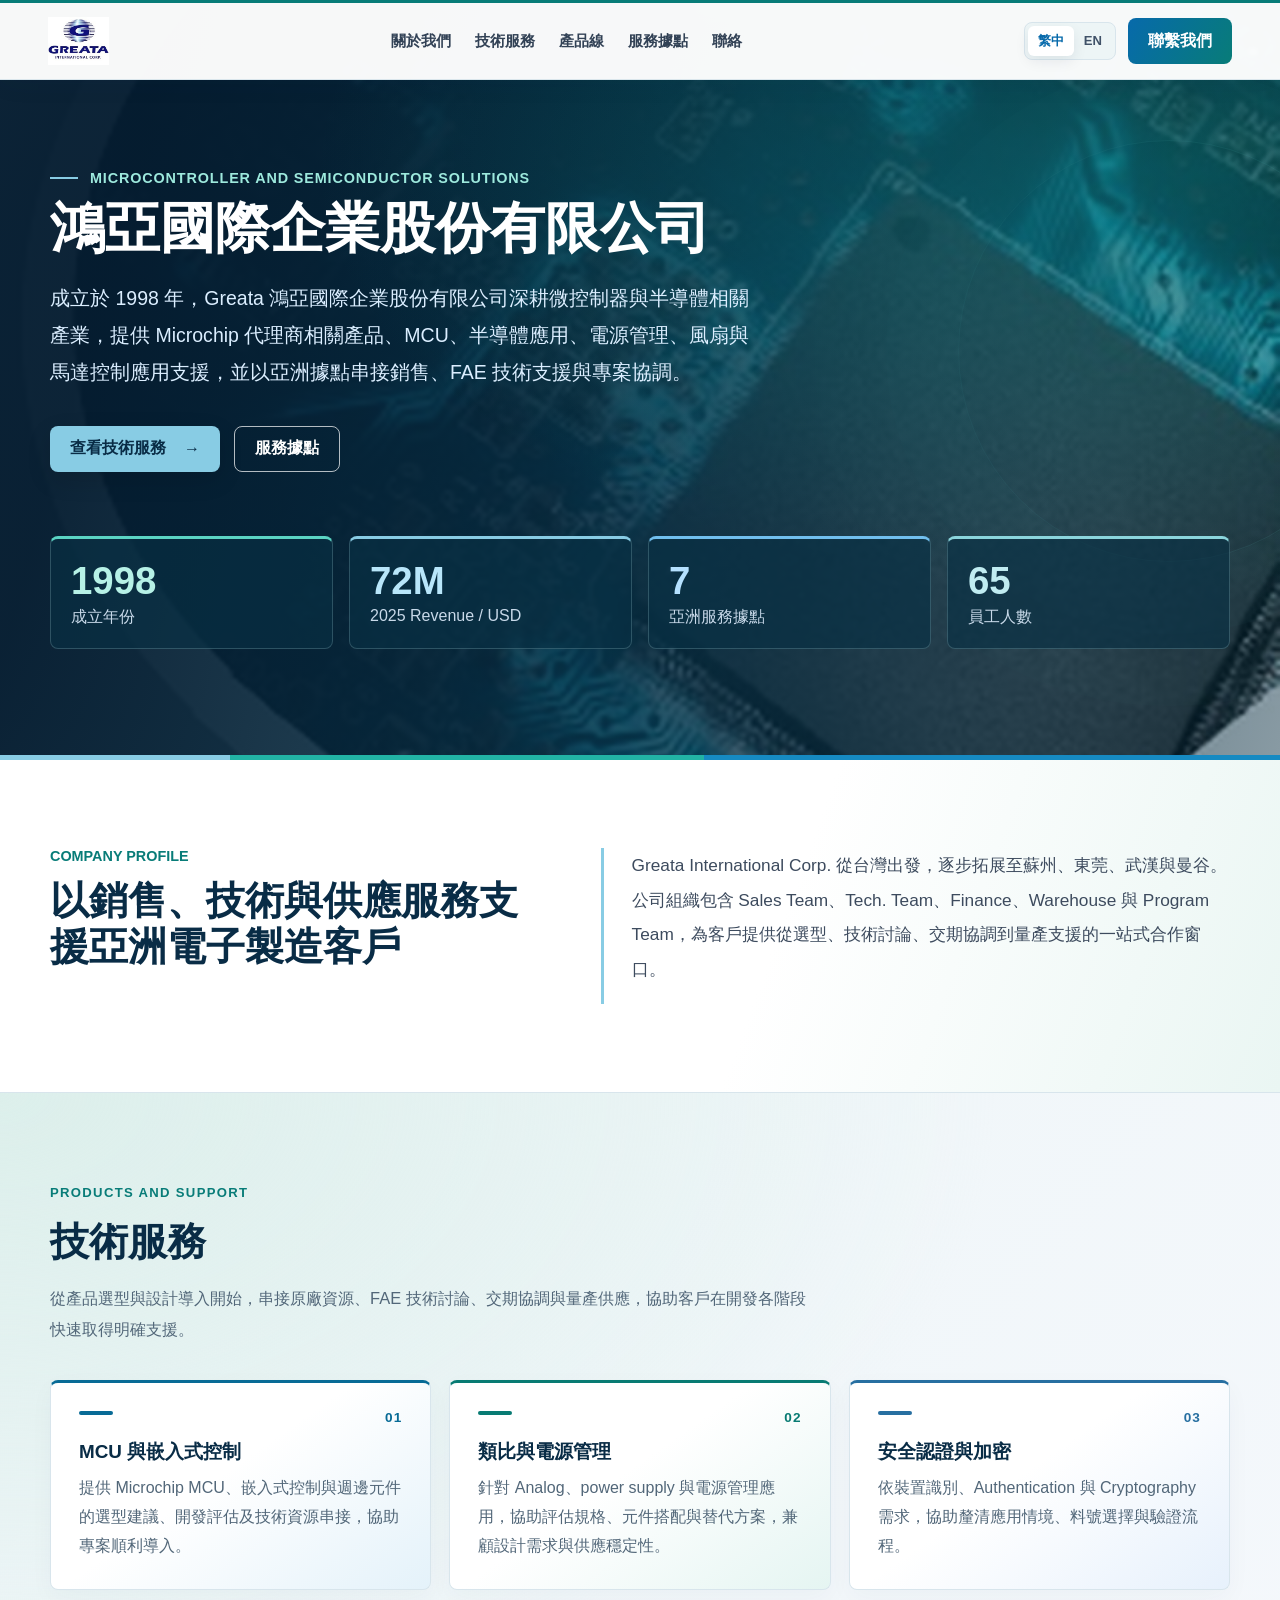
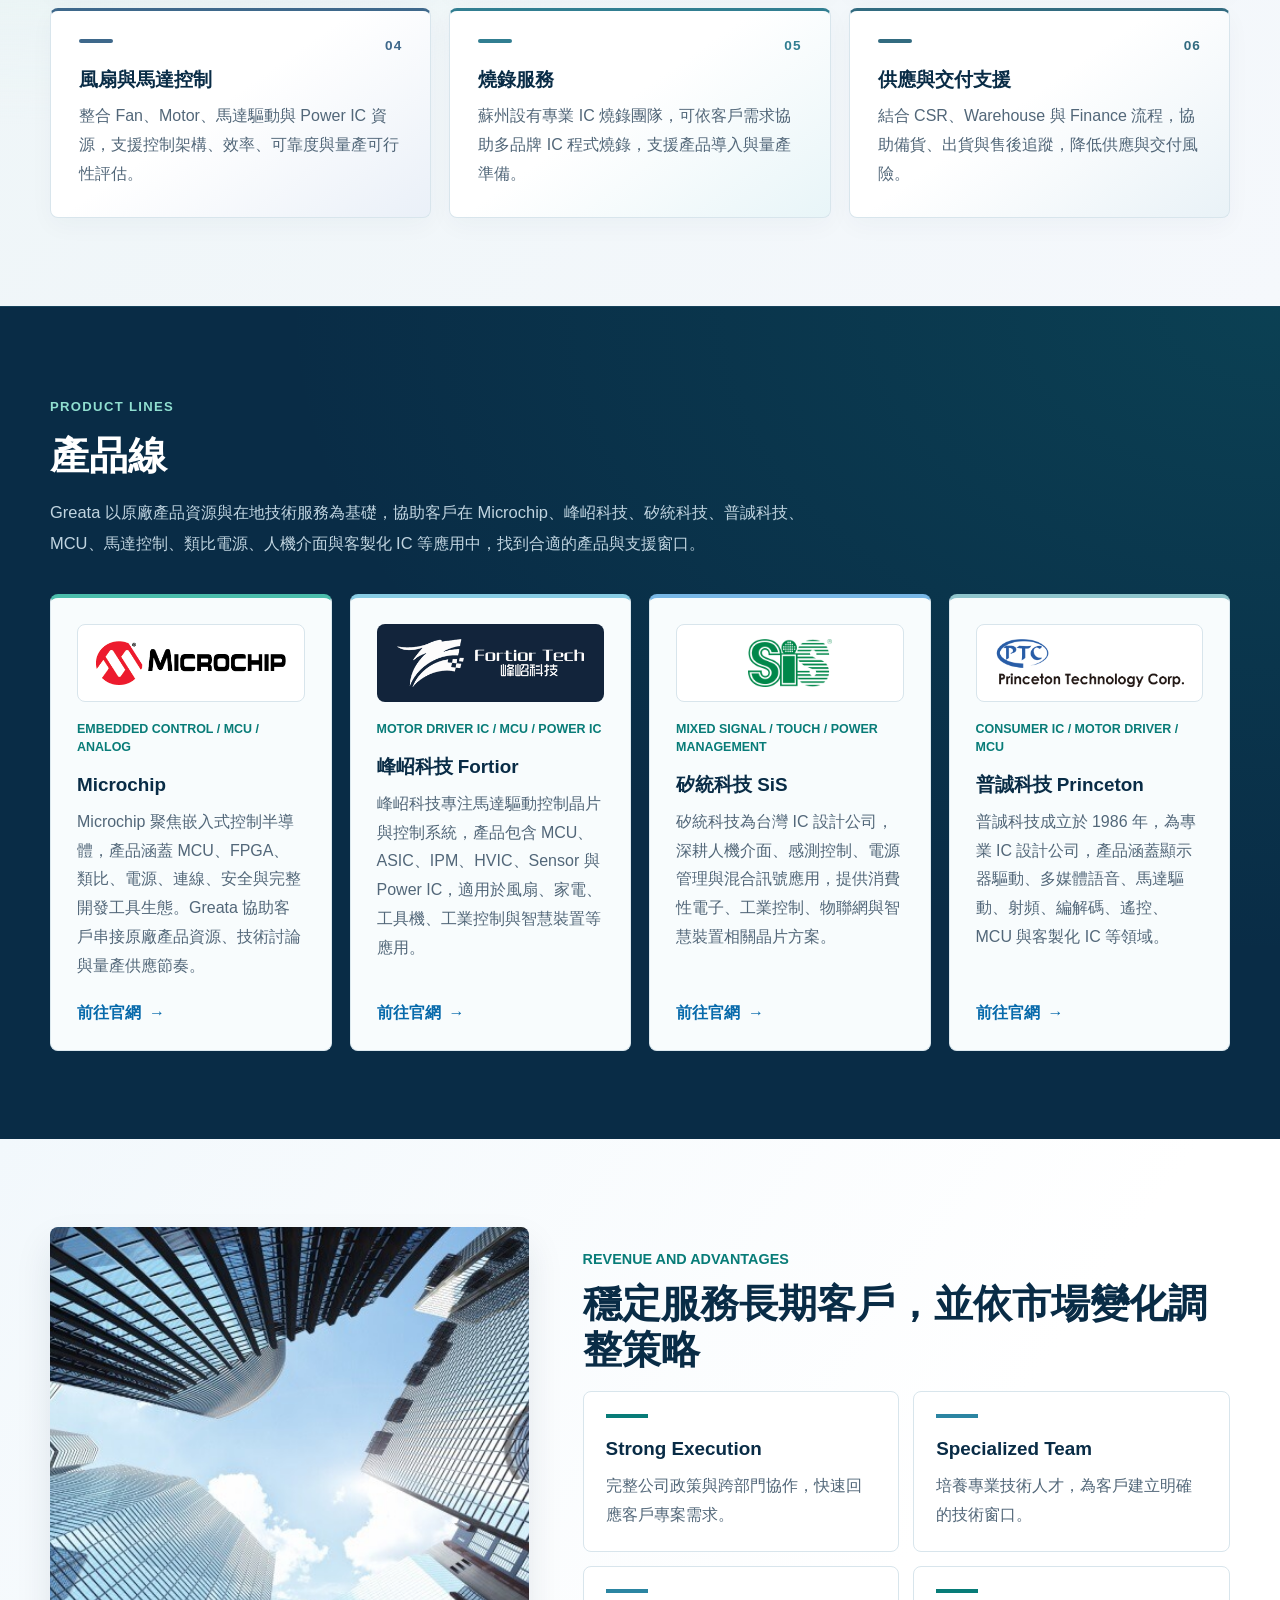
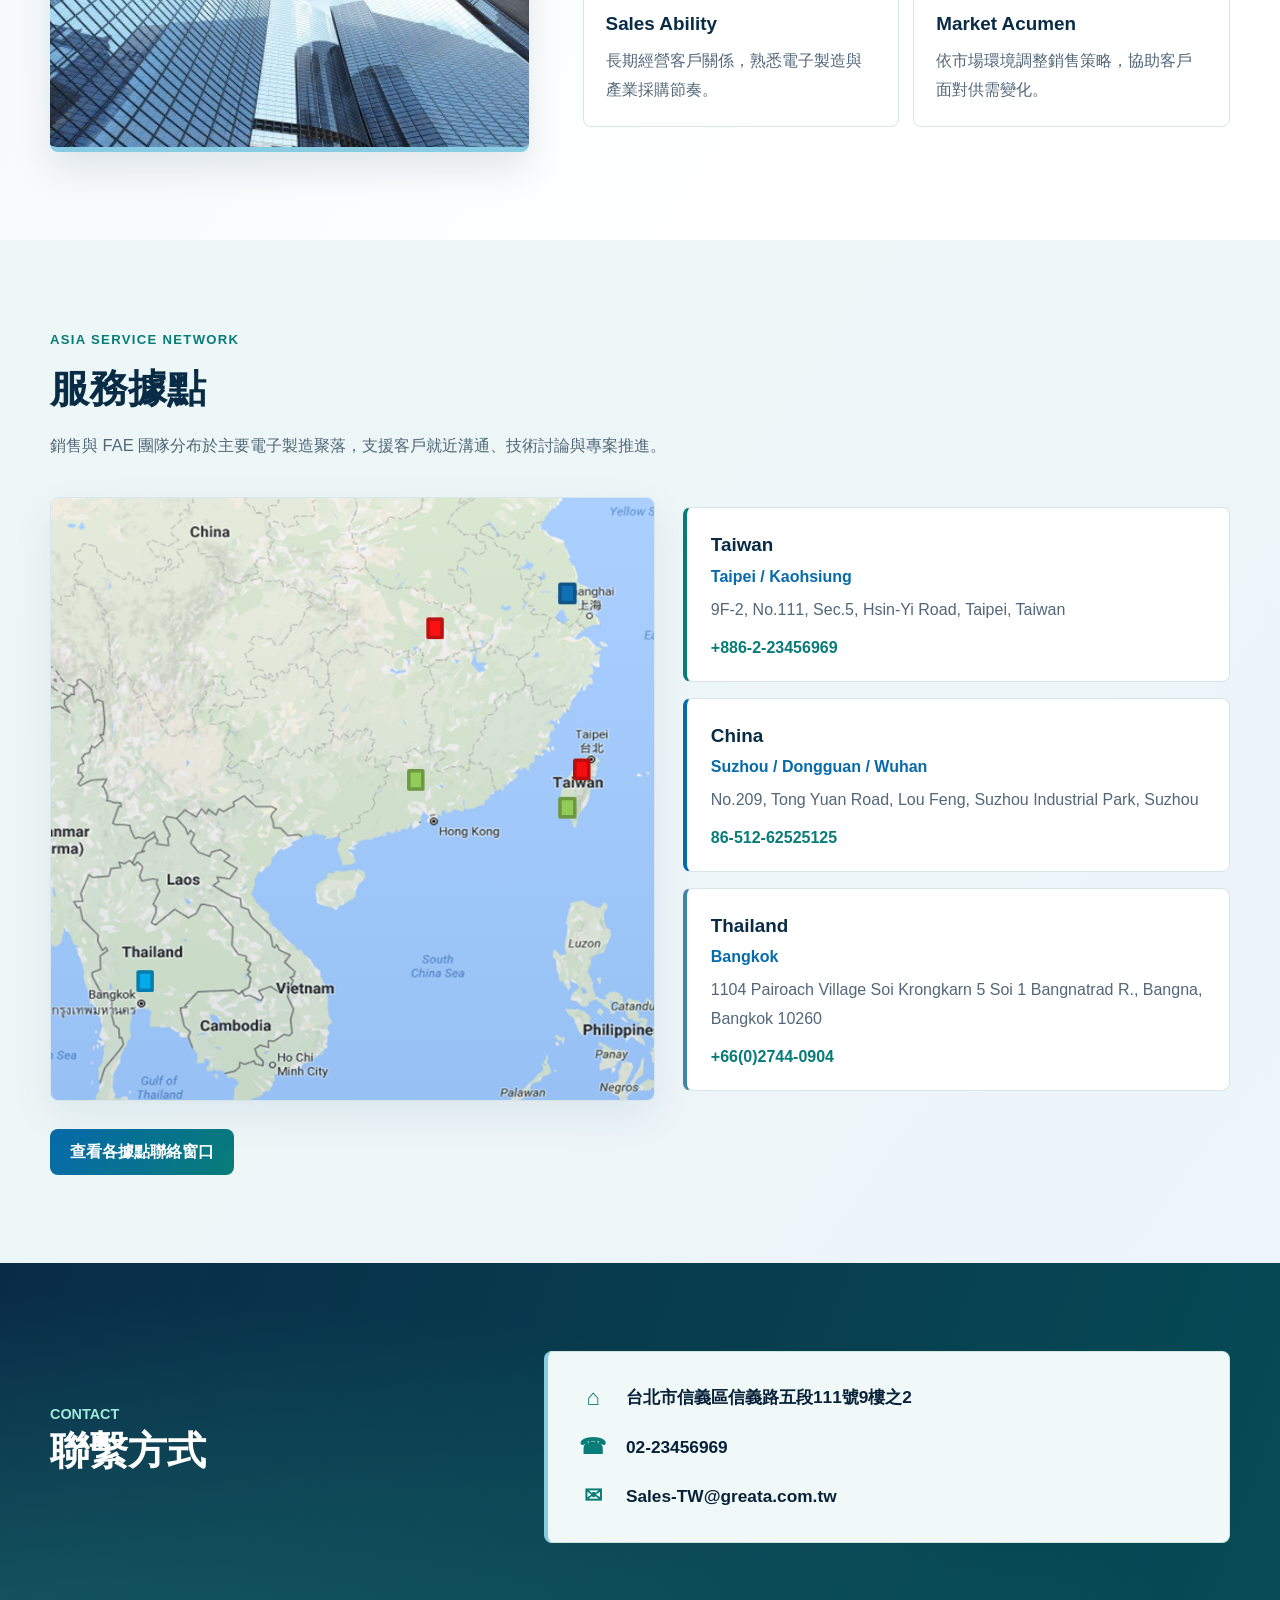
<file: index.html>
<!doctype html>
<html lang="zh-Hant">
  <head>
    <meta charset="utf-8">
    <meta name="viewport" content="width=device-width, initial-scale=1">
    <title>鴻亞國際 Greata International</title>
    <meta name="description" content="Greata 鴻亞國際企業股份有限公司提供 Microchip 代理商相關產品、MCU、半導體應用、電源管理、風扇馬達控制與 FAE 技術支援。">
    <meta name="keywords" content="Microchip, Microchip代理商, Microchip 代理商, Microchip MCU, MCU, MCU代理商, MCU技術支援, power supply, Fan, Motor, Analog, Authentication, Cryptography, 峰岹, 峰岹科技, Fortior, Fortior Technology, 矽統科技, SiS, Silicon Integrated Systems, 普誠科技, Princeton, Princeton Technology, 風扇, 電源, 電源管理, 微控制器, 嵌入式控制, 半導體代理商, 半導體應用支援, IC代理商, 電子零件代理商, FAE技術支援, 馬達控制, 風扇馬達控制, Motor Driver IC, Power IC, Greata, Greata International Corp., 鴻亞, 鴻亞國際, 鴻亞國際企業股份有限公司">
    <meta name="robots" content="index, follow">
    <meta property="og:title" content="鴻亞國際 Greata International">
    <meta property="og:description" content="Greata 鴻亞國際企業股份有限公司提供 Microchip 代理商相關產品、MCU、半導體應用、電源管理、風扇馬達控制與 FAE 技術支援。">
    <meta property="og:url" content="https://www.greata.com.tw">
    <meta property="og:site_name" content="鴻亞國際 Greata International">
    <meta property="og:locale" content="zh_TW">
    <meta property="og:type" content="website">
    <meta name="twitter:card" content="summary">
    <meta name="twitter:title" content="鴻亞國際 Greata International">
    <meta name="twitter:description" content="Greata 鴻亞國際企業股份有限公司提供 Microchip 代理商相關產品、MCU、半導體應用、電源管理、風扇馬達控制與 FAE 技術支援。">
    <link rel="icon" href="assets/favicon.svg">
    <link rel="canonical" href="https://www.greata.com.tw/">
    <link rel="alternate" hreflang="zh-Hant" href="https://www.greata.com.tw/">
    <link rel="alternate" hreflang="en" href="https://www.greata.com.tw/en/">
    <link rel="alternate" hreflang="x-default" href="https://www.greata.com.tw/">
    <link rel="stylesheet" href="styles.css?v=2122d9839f25">
  </head>
  <body>
    <main>
      <script type="application/ld+json">{"@context":"https://schema.org","@graph":[{"@type":"Organization","@id":"https://www.greata.com.tw/#organization","name":"Greata 鴻亞國際企業股份有限公司","alternateName":["Greata International Corp.","鴻亞國際","鴻亞","Greata"],"url":"https://www.greata.com.tw/","logo":"https://www.greata.com.tw/assets/greata-logo.jpg","email":"Sales-TW@greata.com.tw","telephone":"02-23456969","address":{"@type":"PostalAddress","streetAddress":"信義路五段111號9樓之2","addressLocality":"信義區","addressRegion":"台北市","addressCountry":"TW"},"areaServed":["Taiwan","China","Thailand"],"knowsAbout":["Microchip","Microchip代理商","Microchip 代理商","Microchip MCU","MCU","MCU代理商","MCU技術支援","power supply","Fan","Motor","Analog","Authentication","Cryptography","峰岹","峰岹科技","Fortior","Fortior Technology","矽統科技","SiS","Silicon Integrated Systems","普誠科技","Princeton","Princeton Technology","風扇","電源","電源管理","微控制器","嵌入式控制","半導體代理商","半導體應用支援","IC代理商","電子零件代理商","FAE技術支援","馬達控制","風扇馬達控制","Motor Driver IC","Power IC","Greata","Greata International Corp.","鴻亞","鴻亞國際","鴻亞國際企業股份有限公司"]},{"@type":"WebSite","@id":"https://www.greata.com.tw/#website","name":"鴻亞國際 Greata International","url":"https://www.greata.com.tw/","inLanguage":"zh-Hant","publisher":{"@id":"https://www.greata.com.tw/#organization"},"about":["Microchip","Microchip代理商","Microchip 代理商","Microchip MCU","MCU","MCU代理商","MCU技術支援","power supply","Fan","Motor","Analog","Authentication","Cryptography","峰岹","峰岹科技","Fortior","Fortior Technology","矽統科技","SiS","Silicon Integrated Systems","普誠科技","Princeton","Princeton Technology","風扇","電源","電源管理","微控制器","嵌入式控制","半導體代理商","半導體應用支援","IC代理商","電子零件代理商","FAE技術支援","馬達控制","風扇馬達控制","Motor Driver IC","Power IC","Greata","Greata International Corp.","鴻亞","鴻亞國際","鴻亞國際企業股份有限公司"]}]}</script>
      <header class="site-header">
        <a class="brand" href="#top" aria-label="Greata home">
          <img src="assets/greata-logo.jpg" alt="Greata 鴻亞國際企業股份有限公司">
        </a>
        <nav aria-label="Primary navigation">
          <a href="#about">關於我們</a>
          <a href="#capabilities">技術服務</a>
          <a href="#product-lines">產品線</a>
          <a href="#locations">服務據點</a>
          <a href="#contact">聯絡</a>
        </nav>
        <div class="header-tools">
          <div class="language-switch" aria-label="Language selection">
            <a class="is-active" href="/" aria-current="page">繁中</a>
            <a href="/en/">EN</a>
          </div>
          <a class="header-action" href="#contact">聯繫我們</a>
        </div>
      </header>

      <section class="hero" id="top" aria-labelledby="hero-title">
        <div class="hero-overlay"></div>
        <div class="hero-content">
          <p class="eyebrow">Microcontroller and semiconductor solutions</p>
          <h1 class="hero-title-nowrap" id="hero-title">鴻亞國際企業股份有限公司</h1>
          <p class="hero-copy">成立於 1998 年，Greata 鴻亞國際企業股份有限公司深耕微控制器與半導體相關產業，提供 Microchip 代理商相關產品、MCU、半導體應用、電源管理、風扇與馬達控制應用支援，並以亞洲據點串接銷售、FAE 技術支援與專案協調。</p>
          <div class="hero-actions" aria-label="Main actions">
            <a class="primary-action" href="#capabilities">查看技術服務</a>
            <a class="secondary-action" href="#locations">服務據點</a>
          </div>
        </div>
        <dl class="metric-strip" aria-label="Company highlights">
            <div>
              <dt>1998</dt>
              <dd>成立年份</dd>
            </div>
            <div>
              <dt>72M</dt>
              <dd>2025 Revenue / USD</dd>
            </div>
            <div>
              <dt>7</dt>
              <dd>亞洲服務據點</dd>
            </div>
            <div>
              <dt>65</dt>
              <dd>員工人數</dd>
            </div>
        </dl>
      </section>

      <section class="intro-band" id="about">
        <div class="section-inner two-column">
          <div>
            <p class="section-kicker">Company Profile</p>
            <h2>以銷售、技術與供應服務支援亞洲電子製造客戶</h2>
          </div>
          <div class="intro-copy">
            <p>Greata International Corp. 從台灣出發，逐步拓展至蘇州、東莞、武漢與曼谷。公司組織包含 Sales Team、Tech. Team、Finance、Warehouse 與 Program Team，為客戶提供從選型、技術討論、交期協調到量產支援的一站式合作窗口。</p>
          </div>
        </div>
      </section>

      <section class="capability-section" id="capabilities">
        <div class="section-inner">
          <div class="section-heading">
            <p class="section-kicker">Products and Support</p>
            <h2>技術服務</h2>
            <p>從產品選型與設計導入開始，串接原廠資源、FAE 技術討論、交期協調與量產供應，協助客戶在開發各階段快速取得明確支援。</p>
          </div>
          <div class="capability-grid">
            <article class="capability-card">
              <h3>MCU 與嵌入式控制</h3>
              <p>提供 Microchip MCU、嵌入式控制與週邊元件的選型建議、開發評估及技術資源串接，協助專案順利導入。</p>
            </article>
            <article class="capability-card">
              <h3>類比與電源管理</h3>
              <p>針對 Analog、power supply 與電源管理應用，協助評估規格、元件搭配與替代方案，兼顧設計需求與供應穩定性。</p>
            </article>
            <article class="capability-card">
              <h3>安全認證與加密</h3>
              <p>依裝置識別、Authentication 與 Cryptography 需求，協助釐清應用情境、料號選擇與驗證流程。</p>
            </article>
            <article class="capability-card">
              <h3>風扇與馬達控制</h3>
              <p>整合 Fan、Motor、馬達驅動與 Power IC 資源，支援控制架構、效率、可靠度與量產可行性評估。</p>
            </article>
            <article class="capability-card">
              <h3>燒錄服務</h3>
              <p>蘇州設有專業 IC 燒錄團隊，可依客戶需求協助多品牌 IC 程式燒錄，支援產品導入與量產準備。</p>
            </article>
            <article class="capability-card">
              <h3>供應與交付支援</h3>
              <p>結合 CSR、Warehouse 與 Finance 流程，協助備貨、出貨與售後追蹤，降低供應與交付風險。</p>
            </article>
          </div>
        </div>
      </section>

      <section class="product-lines-section" id="product-lines">
        <div class="section-inner">
          <div class="section-heading">
            <p class="section-kicker">Product Lines</p>
            <h2>產品線</h2>
            <p>Greata 以原廠產品資源與在地技術服務為基礎，協助客戶在 Microchip、峰岹科技、矽統科技、普誠科技、MCU、馬達控制、類比電源、人機介面與客製化 IC 等應用中，找到合適的產品與支援窗口。</p>
          </div>
          <div class="product-line-grid">
            <article class="product-line-card">
              <div class="product-line-logo">
                <img src="assets/product-logo-microchip.png" alt="Microchip logo">
              </div>
              <span>Embedded Control / MCU / Analog</span>
              <h3>Microchip</h3>
              <p>Microchip 聚焦嵌入式控制半導體，產品涵蓋 MCU、FPGA、類比、電源、連線、安全與完整開發工具生態。Greata 協助客戶串接原廠產品資源、技術討論與量產供應節奏。</p>
              <a href="https://www.microchip.com/" target="_blank" rel="noreferrer">前往官網</a>
            </article>
            <article class="product-line-card">
              <div class="product-line-logo is-dark">
                <img src="assets/product-logo-fortior.png" alt="Fortior logo">
              </div>
              <span>Motor Driver IC / MCU / Power IC</span>
              <h3>峰岹科技 Fortior</h3>
              <p>峰岹科技專注馬達驅動控制晶片與控制系統，產品包含 MCU、ASIC、IPM、HVIC、Sensor 與 Power IC，適用於風扇、家電、工具機、工業控制與智慧裝置等應用。</p>
              <a href="https://www.fortiortech.com/en/?lf=1" target="_blank" rel="noreferrer">前往官網</a>
            </article>
            <article class="product-line-card">
              <div class="product-line-logo">
                <img src="assets/product-logo-sis.png" alt="SiS logo">
              </div>
              <span>Mixed Signal / Touch / Power Management</span>
              <h3>矽統科技 SiS</h3>
              <p>矽統科技為台灣 IC 設計公司，深耕人機介面、感測控制、電源管理與混合訊號應用，提供消費性電子、工業控制、物聯網與智慧裝置相關晶片方案。</p>
              <a href="https://www.sis.com/" target="_blank" rel="noreferrer">前往官網</a>
            </article>
            <article class="product-line-card">
              <div class="product-line-logo">
                <img src="assets/product-logo-princeton.png" alt="Princeton Technology logo">
              </div>
              <span>Consumer IC / Motor Driver / MCU</span>
              <h3>普誠科技 Princeton</h3>
              <p>普誠科技成立於 1986 年，為專業 IC 設計公司，產品涵蓋顯示器驅動、多媒體語音、馬達驅動、射頻、編解碼、遙控、MCU 與客製化 IC 等領域。</p>
              <a href="https://www.princeton.com.tw/" target="_blank" rel="noreferrer">前往官網</a>
            </article>
          </div>
        </div>
      </section>

      <section class="proof-section">
        <div class="section-inner proof-grid">
          <div class="image-panel">
            <img src="assets/corporate-building.jpg" alt="Corporate buildings">
          </div>
          <div class="proof-content">
            <p class="section-kicker">Revenue and Advantages</p>
            <h2>穩定服務長期客戶，並依市場變化調整策略</h2>
            <div class="advantage-grid">
                <article>
                  <h3>Strong Execution</h3>
                  <p>完整公司政策與跨部門協作，快速回應客戶專案需求。</p>
                </article>
                <article>
                  <h3>Specialized Team</h3>
                  <p>培養專業技術人才，為客戶建立明確的技術窗口。</p>
                </article>
                <article>
                  <h3>Sales Ability</h3>
                  <p>長期經營客戶關係，熟悉電子製造與產業採購節奏。</p>
                </article>
                <article>
                  <h3>Market Acumen</h3>
                  <p>依市場環境調整銷售策略，協助客戶面對供需變化。</p>
                </article>
            </div>
          </div>
        </div>
      </section>

      <section class="locations-section" id="locations">
        <div class="section-inner">
          <div class="section-heading">
            <p class="section-kicker">Asia Service Network</p>
            <h2>服務據點</h2>
            <p>銷售與 FAE 團隊分布於主要電子製造聚落，支援客戶就近溝通、技術討論與專案推進。</p>
          </div>
          <div class="location-layout">
            <div class="map-visual">
              <img src="assets/greata-service-map.png" alt="Greata service locations in Taiwan, China, and Thailand">
            </div>
            <div class="location-list">
                <article class="location-card">
                  <h3>Taiwan</h3>
                  <strong>Taipei / Kaohsiung</strong>
                  <p>9F-2, No.111, Sec.5, Hsin-Yi Road, Taipei, Taiwan</p>
                  <a href="tel:+886223456969">+886-2-23456969</a>
                </article>
                <article class="location-card">
                  <h3>China</h3>
                  <strong>Suzhou / Dongguan / Wuhan</strong>
                  <p>No.209, Tong Yuan Road, Lou Feng, Suzhou Industrial Park, Suzhou</p>
                  <a href="tel:8651262525125">86-512-62525125</a>
                </article>
                <article class="location-card">
                  <h3>Thailand</h3>
                  <strong>Bangkok</strong>
                  <p>1104 Pairoach Village Soi Krongkarn 5 Soi 1 Bangnatrad R., Bangna, Bangkok 10260</p>
                  <a href="tel:+66027440904">+66(0)2744-0904</a>
                </article>
            </div>
          </div>
          <div class="location-actions">
            <a class="primary-action" href="/service-team/">查看各據點聯絡窗口</a>
          </div>
        </div>
      </section>

      <section class="contact-section" id="contact">
        <div class="section-inner contact-layout">
          <div>
            <p class="section-kicker">Contact</p>
            <h2>聯繫方式</h2>
          </div>
          <address class="contact-panel" aria-label="Greata contact information">
            <p class="contact-row" aria-label="地址">
              <span class="contact-icon icon-address" aria-hidden="true"></span>
              <span class="contact-value">台北市信義區信義路五段111號9樓之2</span>
            </p>
            <p class="contact-row" aria-label="電話">
              <span class="contact-icon icon-phone" aria-hidden="true"></span>
              <a class="contact-value" href="tel:0223456969">02-23456969</a>
            </p>
            <p class="contact-row" aria-label="mail">
              <span class="contact-icon icon-mail" aria-hidden="true"></span>
              <a class="contact-value" href="mailto:Sales-TW@greata.com.tw">Sales-TW@greata.com.tw</a>
            </p>
          </address>
        </div>
      </section>
    </main>
  </body>
</html>
</file>
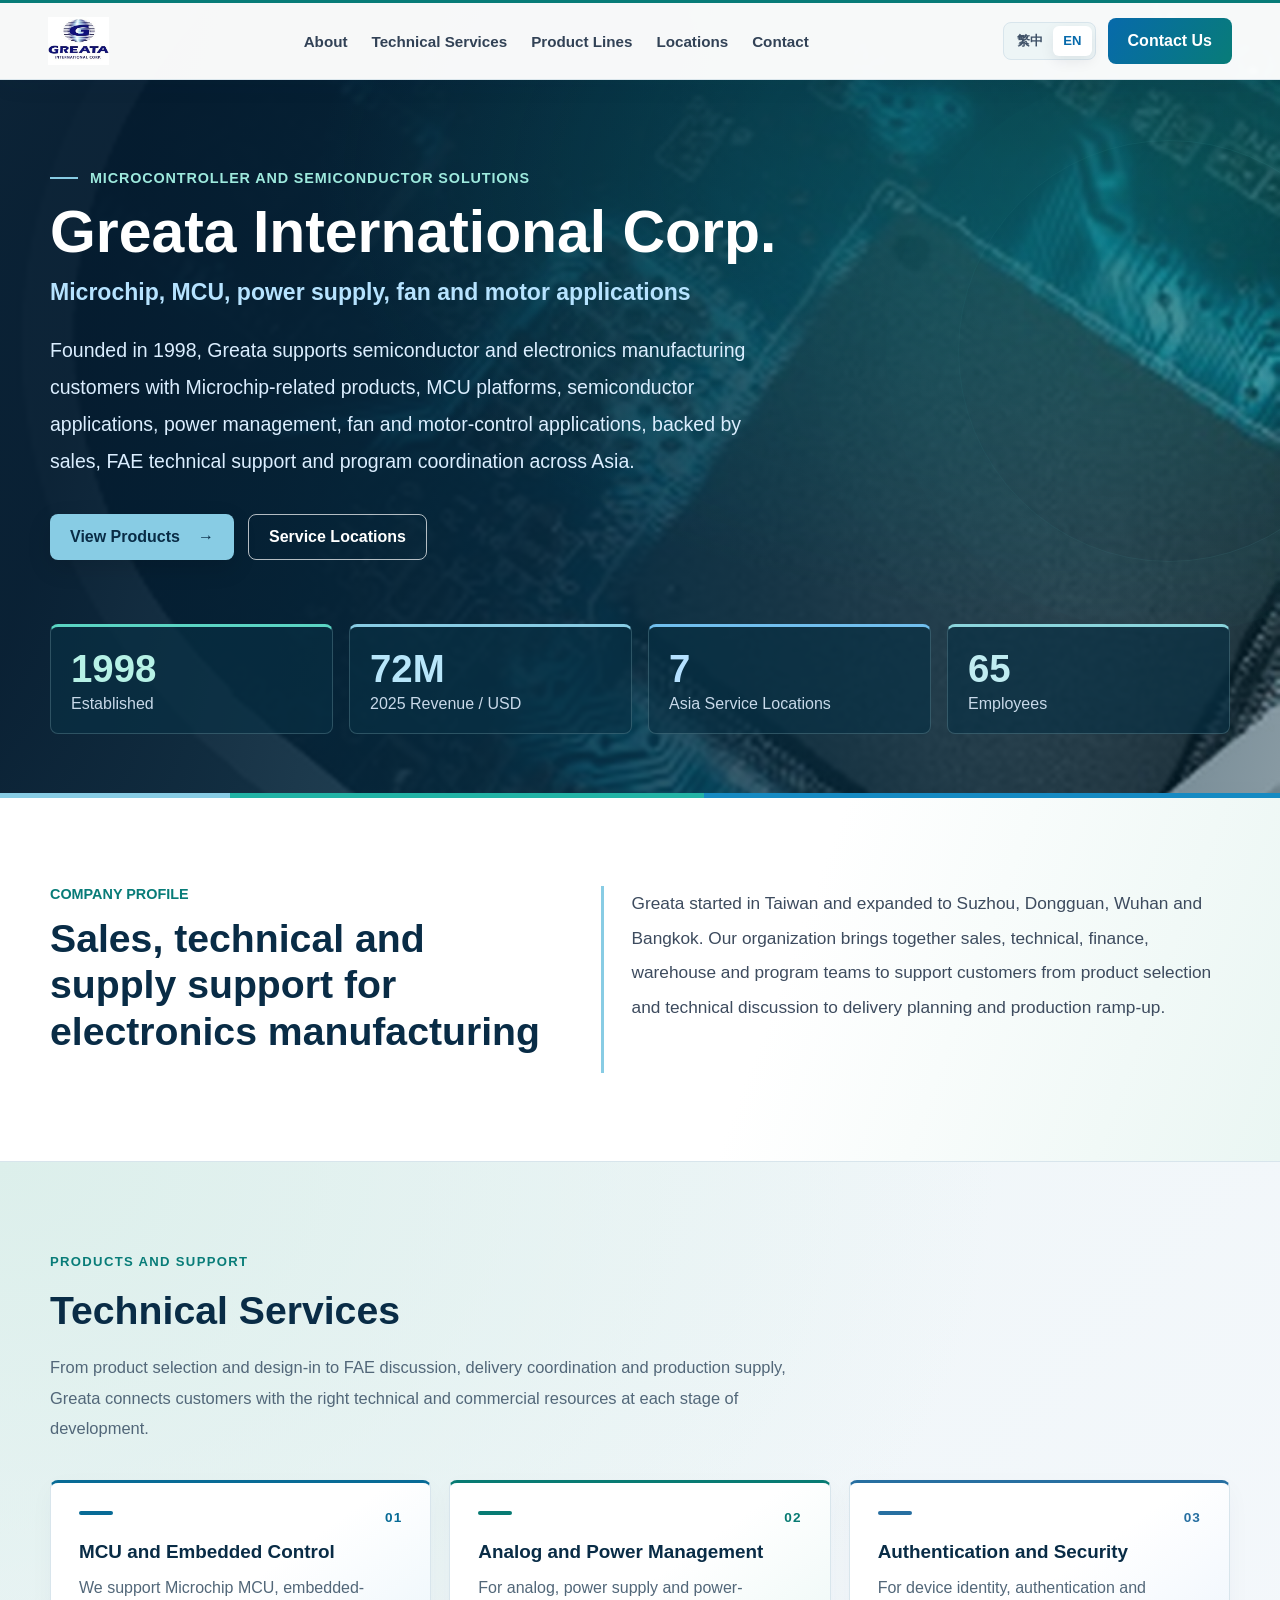
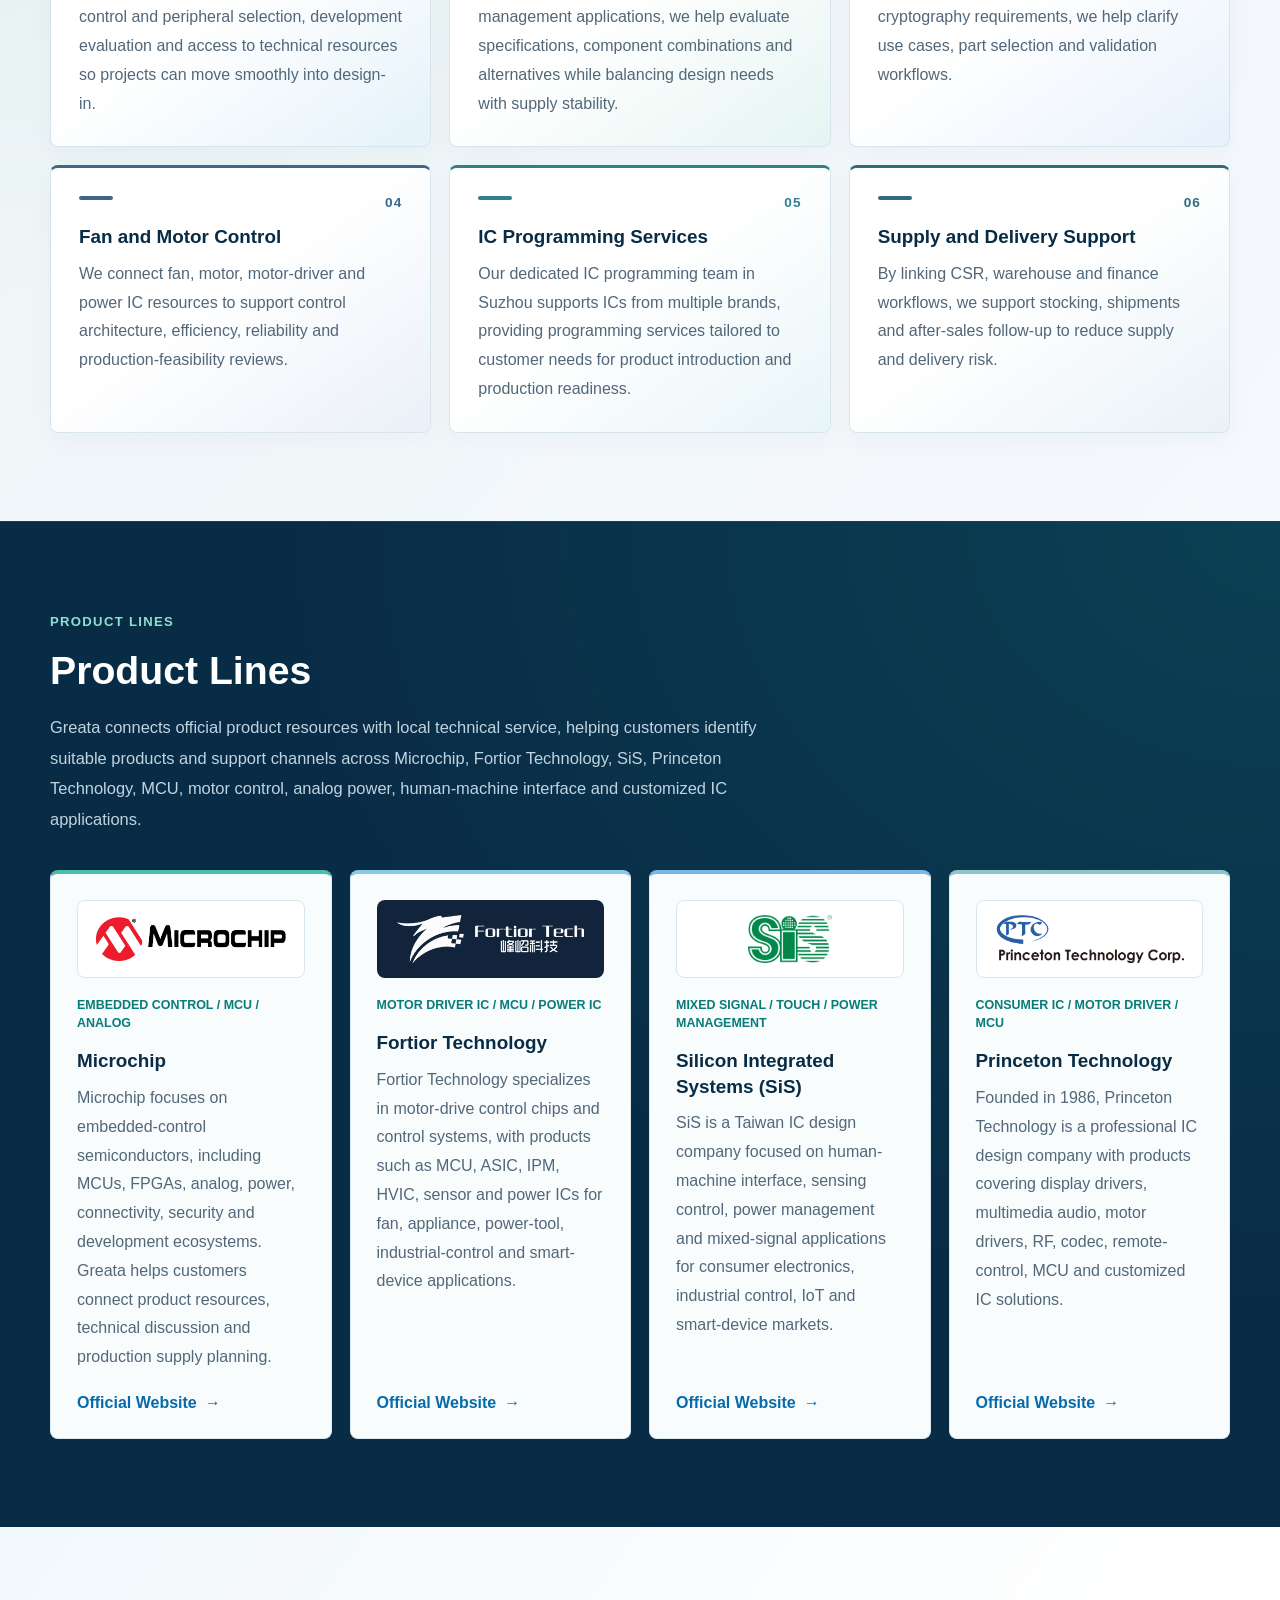
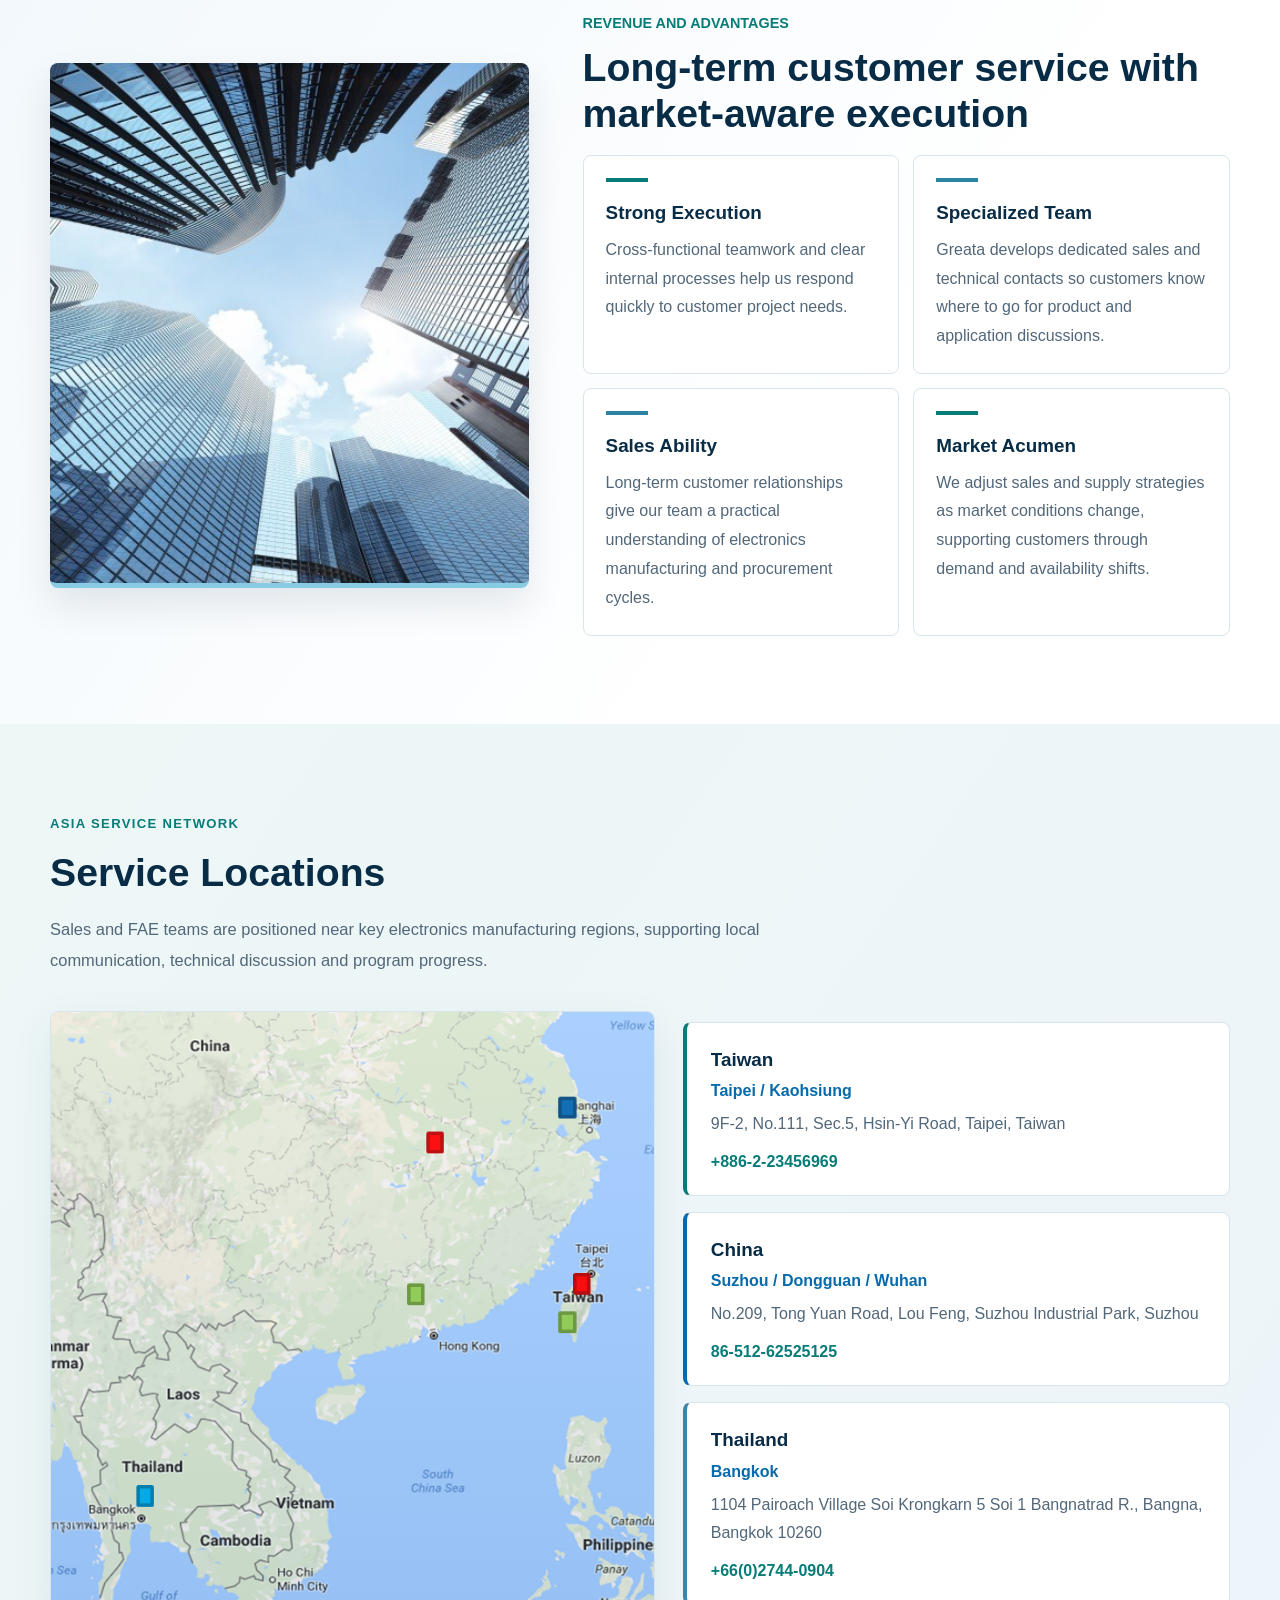
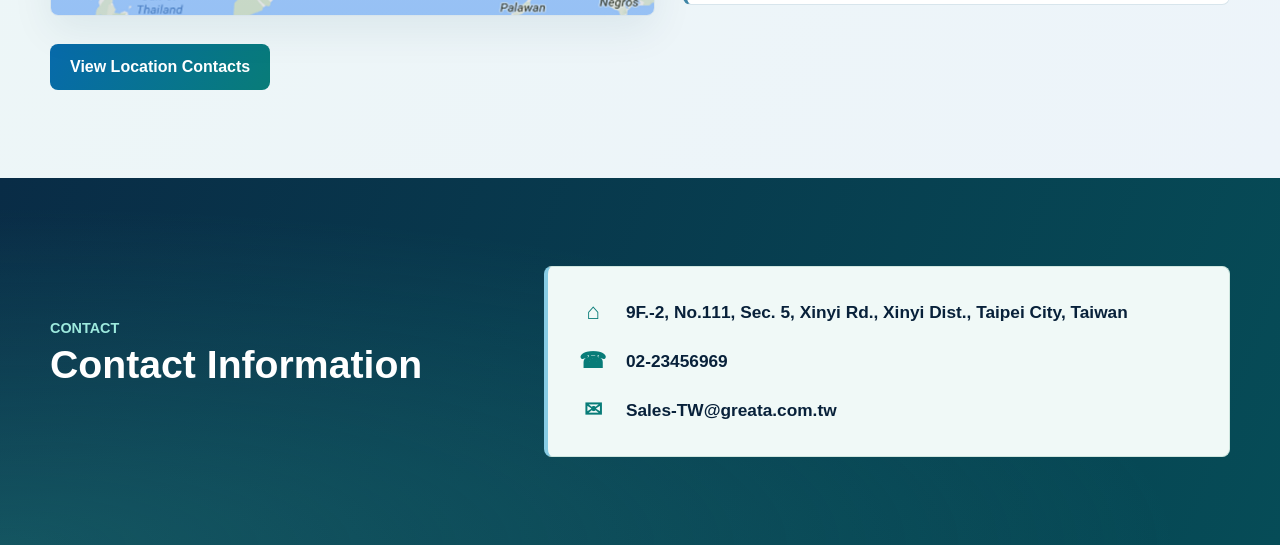
<file: en/index.html>
<!doctype html>
<html lang="en">
  <head>
    <meta charset="utf-8">
    <meta name="viewport" content="width=device-width, initial-scale=1">
    <title>鴻亞國際 Greata International</title>
    <meta name="description" content="Greata International Corp. supports Microchip-related products, MCU platforms, semiconductor applications, power management, fan motor control and FAE technical support across Asia.">
    <meta name="keywords" content="Greata, Greata International Corp., Microchip, Microchip distributor, Microchip MCU, MCU, MCU support, semiconductor distributor, semiconductor application support, IC distributor, electronic components distributor, FAE technical support, embedded control, power supply, power management, fan motor control, motor control, motor driver IC, Power IC, Analog, Authentication, Cryptography, Fortior Technology, SiS, Silicon Integrated Systems, Princeton Technology, Taiwan electronics distributor">
    <meta name="robots" content="index, follow">
    <meta property="og:title" content="鴻亞國際 Greata International">
    <meta property="og:description" content="Microchip-related products, MCU platforms, semiconductor applications, power management, fan motor control and FAE technical support across Asia.">
    <meta property="og:url" content="https://www.greata.com.tw/en/">
    <meta property="og:site_name" content="鴻亞國際 Greata International">
    <meta property="og:locale" content="en_US">
    <meta property="og:type" content="website">
    <meta name="twitter:card" content="summary">
    <meta name="twitter:title" content="鴻亞國際 Greata International">
    <meta name="twitter:description" content="Microchip-related products, MCU platforms, semiconductor applications, power management, fan motor control and FAE technical support across Asia.">
    <link rel="icon" href="../assets/favicon.svg">
    <link rel="canonical" href="https://www.greata.com.tw/en/">
    <link rel="alternate" hreflang="zh-Hant" href="https://www.greata.com.tw/">
    <link rel="alternate" hreflang="en" href="https://www.greata.com.tw/en/">
    <link rel="alternate" hreflang="x-default" href="https://www.greata.com.tw/">
    <link rel="stylesheet" href="../styles.css?v=2122d9839f25">
  </head>
  <body>
    <main>
      <script type="application/ld+json">{"@context":"https://schema.org","@graph":[{"@type":"Organization","@id":"https://www.greata.com.tw/#organization","name":"Greata International Corp.","alternateName":["Greata","鴻亞國際企業股份有限公司","鴻亞國際","鴻亞"],"url":"https://www.greata.com.tw/","logo":"https://www.greata.com.tw/assets/greata-logo.jpg","email":"Sales-TW@greata.com.tw","telephone":"02-23456969","areaServed":["Taiwan","China","Thailand"],"knowsAbout":["Greata","Greata International Corp.","Microchip","Microchip distributor","Microchip MCU","MCU","MCU support","semiconductor distributor","semiconductor application support","IC distributor","electronic components distributor","FAE technical support","embedded control","power supply","power management","fan motor control","motor control","motor driver IC","Power IC","Analog","Authentication","Cryptography","Fortior Technology","SiS","Silicon Integrated Systems","Princeton Technology","Taiwan electronics distributor"]},{"@type":"WebPage","@id":"https://www.greata.com.tw/en/#webpage","name":"鴻亞國際 Greata International English Website","url":"https://www.greata.com.tw/en/","inLanguage":"en","isPartOf":{"@id":"https://www.greata.com.tw/#website"},"about":{"@id":"https://www.greata.com.tw/#organization"}}]}</script>
      <header class="site-header">
        <a class="brand" href="#top" aria-label="Greata home">
          <img src="../assets/greata-logo.jpg" alt="Greata International Corp.">
        </a>
        <nav aria-label="Primary navigation">
          <a href="#about">About</a>
          <a href="#capabilities">Technical Services</a>
          <a href="#product-lines">Product Lines</a>
          <a href="#locations">Locations</a>
          <a href="#contact">Contact</a>
        </nav>
        <div class="header-tools">
          <div class="language-switch" aria-label="Language selection">
            <a href="/">繁中</a>
            <a class="is-active" href="/en/" aria-current="page">EN</a>
          </div>
          <a class="header-action" href="#contact">Contact Us</a>
        </div>
      </header>

      <section class="hero" id="top" aria-labelledby="hero-title">
        <div class="hero-overlay"></div>
        <div class="hero-content">
          <p class="eyebrow">Microcontroller and semiconductor solutions</p>
          <h1 id="hero-title">Greata International Corp.<span>Microchip, MCU, power supply, fan and motor applications</span></h1>
          <p class="hero-copy">Founded in 1998, Greata supports semiconductor and electronics manufacturing customers with Microchip-related products, MCU platforms, semiconductor applications, power management, fan and motor-control applications, backed by sales, FAE technical support and program coordination across Asia.</p>
          <div class="hero-actions" aria-label="Main actions">
            <a class="primary-action" href="#capabilities">View Products</a>
            <a class="secondary-action" href="#locations">Service Locations</a>
          </div>
        </div>
        <dl class="metric-strip" aria-label="Company highlights">
            <div>
              <dt>1998</dt>
              <dd>Established</dd>
            </div>
            <div>
              <dt>72M</dt>
              <dd>2025 Revenue / USD</dd>
            </div>
            <div>
              <dt>7</dt>
              <dd>Asia Service Locations</dd>
            </div>
            <div>
              <dt>65</dt>
              <dd>Employees</dd>
            </div>
        </dl>
      </section>

      <section class="intro-band" id="about">
        <div class="section-inner two-column">
          <div>
            <p class="section-kicker">Company Profile</p>
            <h2>Sales, technical and supply support for electronics manufacturing</h2>
          </div>
          <div class="intro-copy">
            <p>Greata started in Taiwan and expanded to Suzhou, Dongguan, Wuhan and Bangkok. Our organization brings together sales, technical, finance, warehouse and program teams to support customers from product selection and technical discussion to delivery planning and production ramp-up.</p>
          </div>
        </div>
      </section>

      <section class="capability-section" id="capabilities">
        <div class="section-inner">
          <div class="section-heading">
            <p class="section-kicker">Products and Support</p>
            <h2>Technical Services</h2>
            <p>From product selection and design-in to FAE discussion, delivery coordination and production supply, Greata connects customers with the right technical and commercial resources at each stage of development.</p>
          </div>
          <div class="capability-grid">
            <article class="capability-card">
              <h3>MCU and Embedded Control</h3>
              <p>We support Microchip MCU, embedded-control and peripheral selection, development evaluation and access to technical resources so projects can move smoothly into design-in.</p>
            </article>
            <article class="capability-card">
              <h3>Analog and Power Management</h3>
              <p>For analog, power supply and power-management applications, we help evaluate specifications, component combinations and alternatives while balancing design needs with supply stability.</p>
            </article>
            <article class="capability-card">
              <h3>Authentication and Security</h3>
              <p>For device identity, authentication and cryptography requirements, we help clarify use cases, part selection and validation workflows.</p>
            </article>
            <article class="capability-card">
              <h3>Fan and Motor Control</h3>
              <p>We connect fan, motor, motor-driver and power IC resources to support control architecture, efficiency, reliability and production-feasibility reviews.</p>
            </article>
            <article class="capability-card">
              <h3>IC Programming Services</h3>
              <p>Our dedicated IC programming team in Suzhou supports ICs from multiple brands, providing programming services tailored to customer needs for product introduction and production readiness.</p>
            </article>
            <article class="capability-card">
              <h3>Supply and Delivery Support</h3>
              <p>By linking CSR, warehouse and finance workflows, we support stocking, shipments and after-sales follow-up to reduce supply and delivery risk.</p>
            </article>
          </div>
        </div>
      </section>

      <section class="product-lines-section" id="product-lines">
        <div class="section-inner">
          <div class="section-heading">
            <p class="section-kicker">Product Lines</p>
            <h2>Product Lines</h2>
            <p>Greata connects official product resources with local technical service, helping customers identify suitable products and support channels across Microchip, Fortior Technology, SiS, Princeton Technology, MCU, motor control, analog power, human-machine interface and customized IC applications.</p>
          </div>
          <div class="product-line-grid">
            <article class="product-line-card">
              <div class="product-line-logo">
                <img src="../assets/product-logo-microchip.png" alt="Microchip logo">
              </div>
              <span>Embedded Control / MCU / Analog</span>
              <h3>Microchip</h3>
              <p>Microchip focuses on embedded-control semiconductors, including MCUs, FPGAs, analog, power, connectivity, security and development ecosystems. Greata helps customers connect product resources, technical discussion and production supply planning.</p>
              <a href="https://www.microchip.com/" target="_blank" rel="noreferrer">Official Website</a>
            </article>
            <article class="product-line-card">
              <div class="product-line-logo is-dark">
                <img src="../assets/product-logo-fortior.png" alt="Fortior logo">
              </div>
              <span>Motor Driver IC / MCU / Power IC</span>
              <h3>Fortior Technology</h3>
              <p>Fortior Technology specializes in motor-drive control chips and control systems, with products such as MCU, ASIC, IPM, HVIC, sensor and power ICs for fan, appliance, power-tool, industrial-control and smart-device applications.</p>
              <a href="https://www.fortiortech.com/en/?lf=1" target="_blank" rel="noreferrer">Official Website</a>
            </article>
            <article class="product-line-card">
              <div class="product-line-logo">
                <img src="../assets/product-logo-sis.png" alt="SiS logo">
              </div>
              <span>Mixed Signal / Touch / Power Management</span>
              <h3>Silicon Integrated Systems (SiS)</h3>
              <p>SiS is a Taiwan IC design company focused on human-machine interface, sensing control, power management and mixed-signal applications for consumer electronics, industrial control, IoT and smart-device markets.</p>
              <a href="https://www.sis.com/" target="_blank" rel="noreferrer">Official Website</a>
            </article>
            <article class="product-line-card">
              <div class="product-line-logo">
                <img src="../assets/product-logo-princeton.png" alt="Princeton Technology logo">
              </div>
              <span>Consumer IC / Motor Driver / MCU</span>
              <h3>Princeton Technology</h3>
              <p>Founded in 1986, Princeton Technology is a professional IC design company with products covering display drivers, multimedia audio, motor drivers, RF, codec, remote-control, MCU and customized IC solutions.</p>
              <a href="https://www.princeton.com.tw/" target="_blank" rel="noreferrer">Official Website</a>
            </article>
          </div>
        </div>
      </section>

      <section class="proof-section">
        <div class="section-inner proof-grid">
          <div class="image-panel">
            <img src="../assets/corporate-building.jpg" alt="Corporate buildings">
          </div>
          <div class="proof-content">
            <p class="section-kicker">Revenue and Advantages</p>
            <h2>Long-term customer service with market-aware execution</h2>
            <div class="advantage-grid">
                <article>
                  <h3>Strong Execution</h3>
                  <p>Cross-functional teamwork and clear internal processes help us respond quickly to customer project needs.</p>
                </article>
                <article>
                  <h3>Specialized Team</h3>
                  <p>Greata develops dedicated sales and technical contacts so customers know where to go for product and application discussions.</p>
                </article>
                <article>
                  <h3>Sales Ability</h3>
                  <p>Long-term customer relationships give our team a practical understanding of electronics manufacturing and procurement cycles.</p>
                </article>
                <article>
                  <h3>Market Acumen</h3>
                  <p>We adjust sales and supply strategies as market conditions change, supporting customers through demand and availability shifts.</p>
                </article>
            </div>
          </div>
        </div>
      </section>

      <section class="locations-section" id="locations">
        <div class="section-inner">
          <div class="section-heading">
            <p class="section-kicker">Asia Service Network</p>
            <h2>Service Locations</h2>
            <p>Sales and FAE teams are positioned near key electronics manufacturing regions, supporting local communication, technical discussion and program progress.</p>
          </div>
          <div class="location-layout">
            <div class="map-visual">
              <img src="../assets/greata-service-map.png" alt="Greata service locations in Taiwan, China, and Thailand">
            </div>
            <div class="location-list">
                <article class="location-card">
                  <h3>Taiwan</h3>
                  <strong>Taipei / Kaohsiung</strong>
                  <p>9F-2, No.111, Sec.5, Hsin-Yi Road, Taipei, Taiwan</p>
                  <a href="tel:+886223456969">+886-2-23456969</a>
                </article>
                <article class="location-card">
                  <h3>China</h3>
                  <strong>Suzhou / Dongguan / Wuhan</strong>
                  <p>No.209, Tong Yuan Road, Lou Feng, Suzhou Industrial Park, Suzhou</p>
                  <a href="tel:8651262525125">86-512-62525125</a>
                </article>
                <article class="location-card">
                  <h3>Thailand</h3>
                  <strong>Bangkok</strong>
                  <p>1104 Pairoach Village Soi Krongkarn 5 Soi 1 Bangnatrad R., Bangna, Bangkok 10260</p>
                  <a href="tel:+66027440904">+66(0)2744-0904</a>
                </article>
            </div>
          </div>
          <div class="location-actions">
            <a class="primary-action" href="/en/service-team/">View Location Contacts</a>
          </div>
        </div>
      </section>

      <section class="contact-section" id="contact">
        <div class="section-inner contact-layout">
          <div>
            <p class="section-kicker">Contact</p>
            <h2>Contact Information</h2>
          </div>
          <address class="contact-panel" aria-label="Greata contact information">
            <p class="contact-row" aria-label="Address">
              <span class="contact-icon icon-address" aria-hidden="true"></span>
              <span class="contact-value">9F.-2, No.111, Sec. 5, Xinyi Rd., Xinyi Dist., Taipei City, Taiwan</span>
            </p>
            <p class="contact-row" aria-label="Phone">
              <span class="contact-icon icon-phone" aria-hidden="true"></span>
              <a class="contact-value" href="tel:0223456969">02-23456969</a>
            </p>
            <p class="contact-row" aria-label="Mail">
              <span class="contact-icon icon-mail" aria-hidden="true"></span>
              <a class="contact-value" href="mailto:Sales-TW@greata.com.tw">Sales-TW@greata.com.tw</a>
            </p>
          </address>
        </div>
      </section>
    </main>
  </body>
</html>
</file>
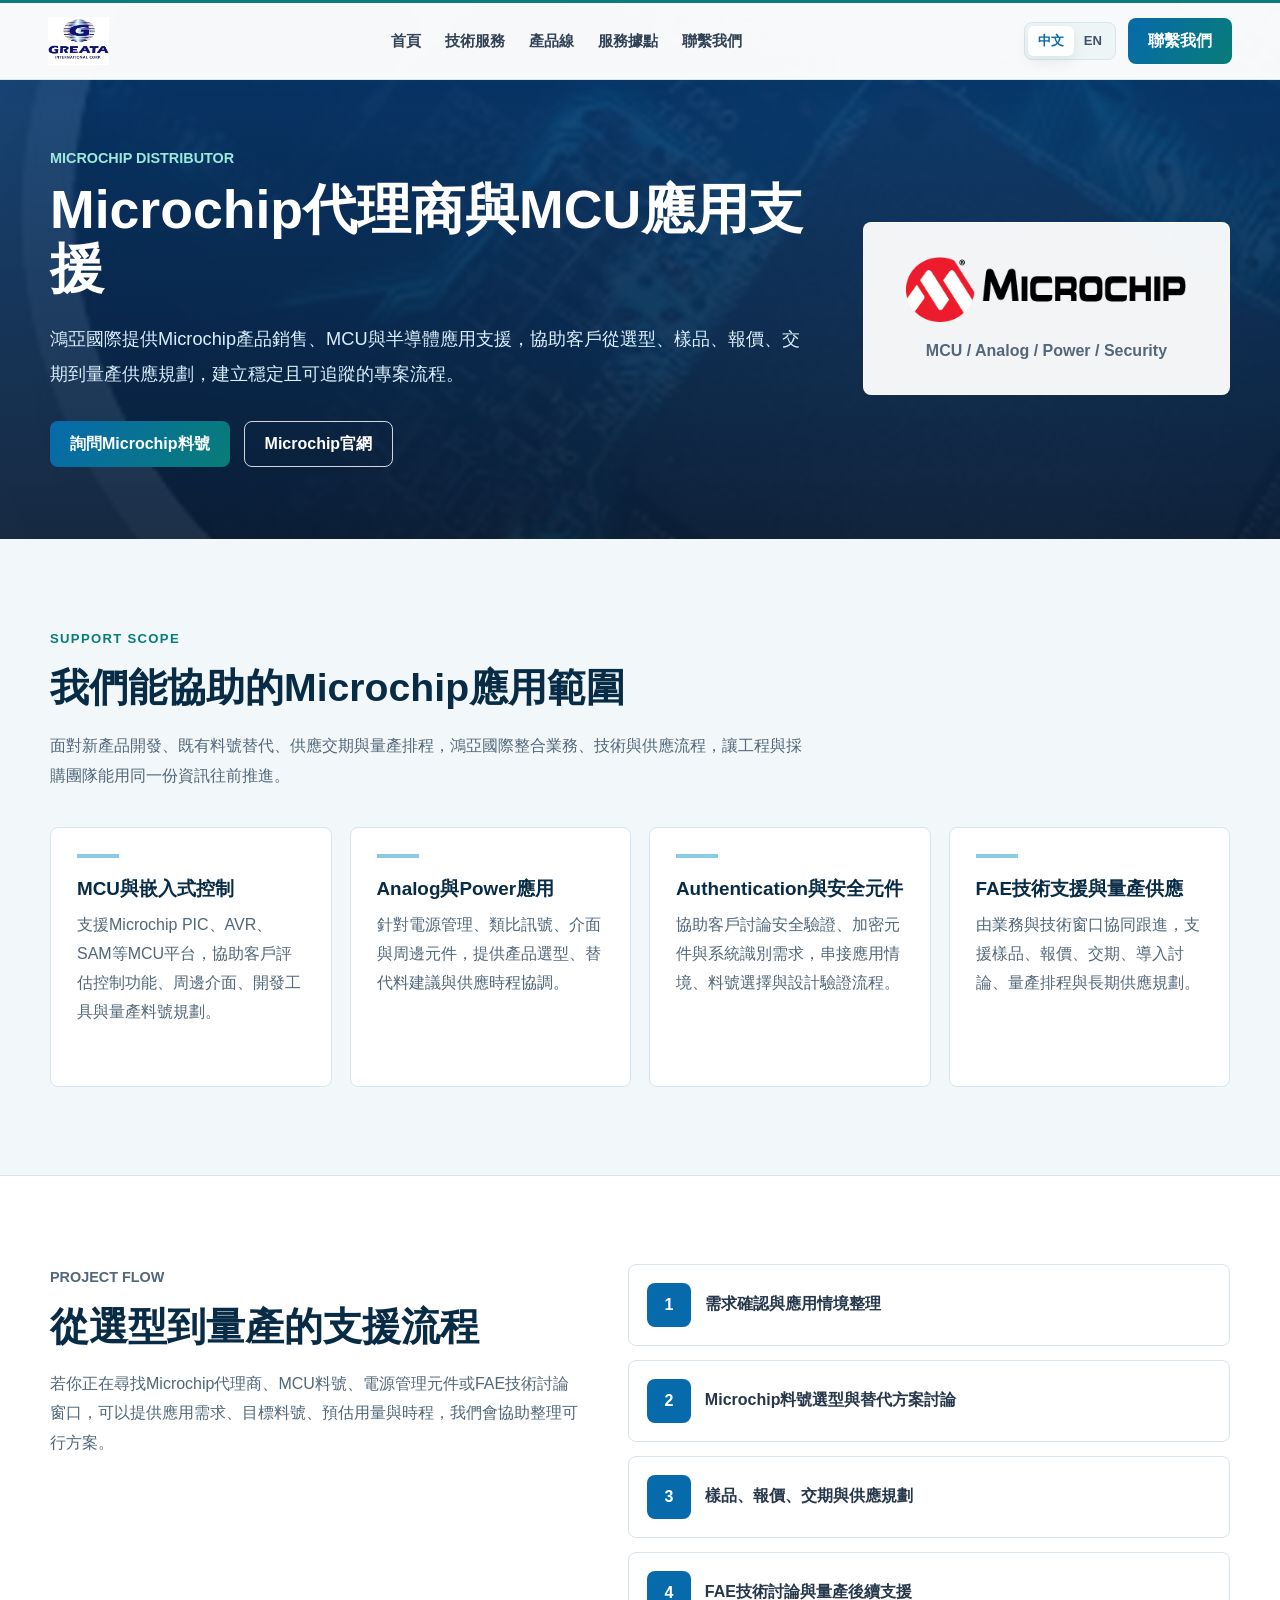
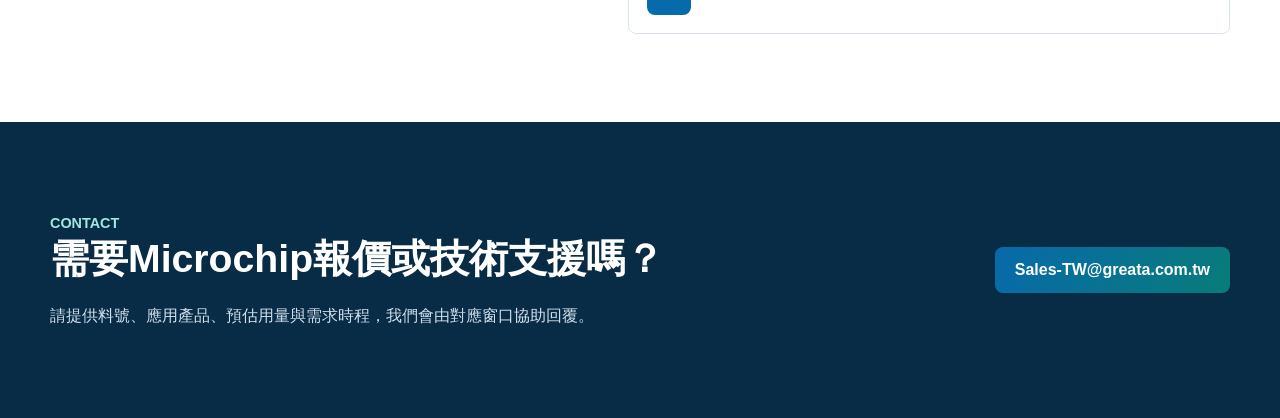
<file: microchip/index.html>
<!doctype html>
<html lang="zh-Hant">
  <head>
    <meta charset="utf-8">
    <meta name="viewport" content="width=device-width, initial-scale=1">
    <title>Microchip代理商｜鴻亞國際 Greata International｜MCU、電源與FAE技術支援</title>
    <meta name="description" content="鴻亞國際為Microchip代理商，提供Microchip MCU、Analog、Power、Authentication與半導體應用支援，協助客戶完成選型、報價、交期、技術討論與量產供應規劃。">
    <meta name="keywords" content="Microchip代理商, Microchip 代理商, Microchip MCU, MCU代理商, Microchip台灣代理商, PIC MCU, AVR MCU, SAM MCU, Microchip FAE技術支援, 半導體代理商, 鴻亞國際, Greata">
    <meta name="robots" content="index, follow">
    <meta property="og:title" content="Microchip代理商｜鴻亞國際 Greata International">
    <meta property="og:description" content="Microchip MCU、Analog、Power與半導體應用支援，協助客戶從選型、技術討論到量產供應。">
    <meta property="og:url" content="https://www.greata.com.tw/microchip/">
    <meta property="og:site_name" content="鴻亞國際 Greata International">
    <meta property="og:locale" content="zh_TW">
    <meta property="og:type" content="website">
    <link rel="icon" href="../assets/favicon.svg">
    <link rel="canonical" href="https://www.greata.com.tw/microchip/">
    <link rel="alternate" hreflang="zh-Hant" href="https://www.greata.com.tw/microchip/">
    <link rel="alternate" hreflang="en" href="https://www.greata.com.tw/en/microchip/">
    <link rel="stylesheet" href="../styles.css?v=2122d9839f25">
  </head>
  <body>
    <main class="microchip-page">
      <script type="application/ld+json">{"@context":"https://schema.org","@type":"Service","name":"Microchip代理商與MCU應用支援","provider":{"@type":"Organization","name":"鴻亞國際企業股份有限公司","alternateName":"Greata International Corp.","url":"https://www.greata.com.tw/","email":"Sales-TW@greata.com.tw","telephone":"02-23456969"},"areaServed":["Taiwan","China","Thailand"],"serviceType":["Microchip代理商","MCU應用支援","半導體應用支援","FAE技術支援","電子零件供應"],"url":"https://www.greata.com.tw/microchip/"}</script>
      <header class="site-header">
        <a class="brand" href="/" aria-label="Greata home">
          <img src="../assets/greata-logo.jpg" alt="Greata 鴻亞國際企業股份有限公司">
        </a>
        <nav aria-label="Primary navigation">
          <a href="/">首頁</a>
          <a href="/#capabilities">技術服務</a>
          <a href="/#product-lines">產品線</a>
          <a href="/#locations">服務據點</a>
          <a href="/#contact">聯繫我們</a>
        </nav>
        <div class="header-tools">
          <div class="language-switch" aria-label="Language selection">
            <a class="is-active" href="/microchip/" aria-current="page">中文</a>
            <a href="/en/microchip/">EN</a>
          </div>
          <a class="header-action" href="/#contact">聯繫我們</a>
        </div>
      </header>

      <section class="microchip-hero" aria-labelledby="microchip-title">
        <div class="section-inner microchip-hero-grid">
          <div>
            <p class="section-kicker">Microchip Distributor</p>
            <h1 id="microchip-title">Microchip代理商與MCU應用支援</h1>
            <p>鴻亞國際提供Microchip產品銷售、MCU與半導體應用支援，協助客戶從選型、樣品、報價、交期到量產供應規劃，建立穩定且可追蹤的專案流程。</p>
            <div class="hero-actions" aria-label="Microchip page actions">
              <a class="primary-action" href="/#contact">詢問Microchip料號</a>
              <a class="secondary-action microchip-secondary" href="https://www.microchip.com/" target="_blank" rel="noreferrer">Microchip官網</a>
            </div>
          </div>
          <div class="microchip-logo-panel" aria-label="Microchip product line">
            <img src="../assets/product-logo-microchip.png" alt="Microchip logo">
            <span>MCU / Analog / Power / Security</span>
          </div>
        </div>
      </section>

      <section class="microchip-section">
        <div class="section-inner">
          <div class="section-heading">
            <p class="section-kicker">Support Scope</p>
            <h2>我們能協助的Microchip應用範圍</h2>
            <p>面對新產品開發、既有料號替代、供應交期與量產排程，鴻亞國際整合業務、技術與供應流程，讓工程與採購團隊能用同一份資訊往前推進。</p>
          </div>
          <div class="microchip-support-grid">
            <article class="microchip-support-card"><h3>MCU與嵌入式控制</h3><p>支援Microchip PIC、AVR、SAM等MCU平台，協助客戶評估控制功能、周邊介面、開發工具與量產料號規劃。</p></article>
            <article class="microchip-support-card"><h3>Analog與Power應用</h3><p>針對電源管理、類比訊號、介面與周邊元件，提供產品選型、替代料建議與供應時程協調。</p></article>
            <article class="microchip-support-card"><h3>Authentication與安全元件</h3><p>協助客戶討論安全驗證、加密元件與系統識別需求，串接應用情境、料號選擇與設計驗證流程。</p></article>
            <article class="microchip-support-card"><h3>FAE技術支援與量產供應</h3><p>由業務與技術窗口協同跟進，支援樣品、報價、交期、導入討論、量產排程與長期供應規劃。</p></article>
          </div>
        </div>
      </section>

      <section class="microchip-section is-white">
        <div class="section-inner microchip-process-layout">
          <div>
            <p class="section-kicker">Project Flow</p>
            <h2>從選型到量產的支援流程</h2>
            <p>若你正在尋找Microchip代理商、MCU料號、電源管理元件或FAE技術討論窗口，可以提供應用需求、目標料號、預估用量與時程，我們會協助整理可行方案。</p>
          </div>
          <ol class="microchip-process-list">
            <li>需求確認與應用情境整理</li>
            <li>Microchip料號選型與替代方案討論</li>
            <li>樣品、報價、交期與供應規劃</li>
            <li>FAE技術討論與量產後續支援</li>
          </ol>
        </div>
      </section>

      <section class="microchip-cta" id="contact">
        <div class="section-inner microchip-cta-layout">
          <div>
            <p class="section-kicker">Contact</p>
            <h2>需要Microchip報價或技術支援嗎？</h2>
            <p>請提供料號、應用產品、預估用量與需求時程，我們會由對應窗口協助回覆。</p>
          </div>
          <a class="primary-action" href="mailto:Sales-TW@greata.com.tw">Sales-TW@greata.com.tw</a>
        </div>
      </section>
    </main>
  </body>
</html>
</file>
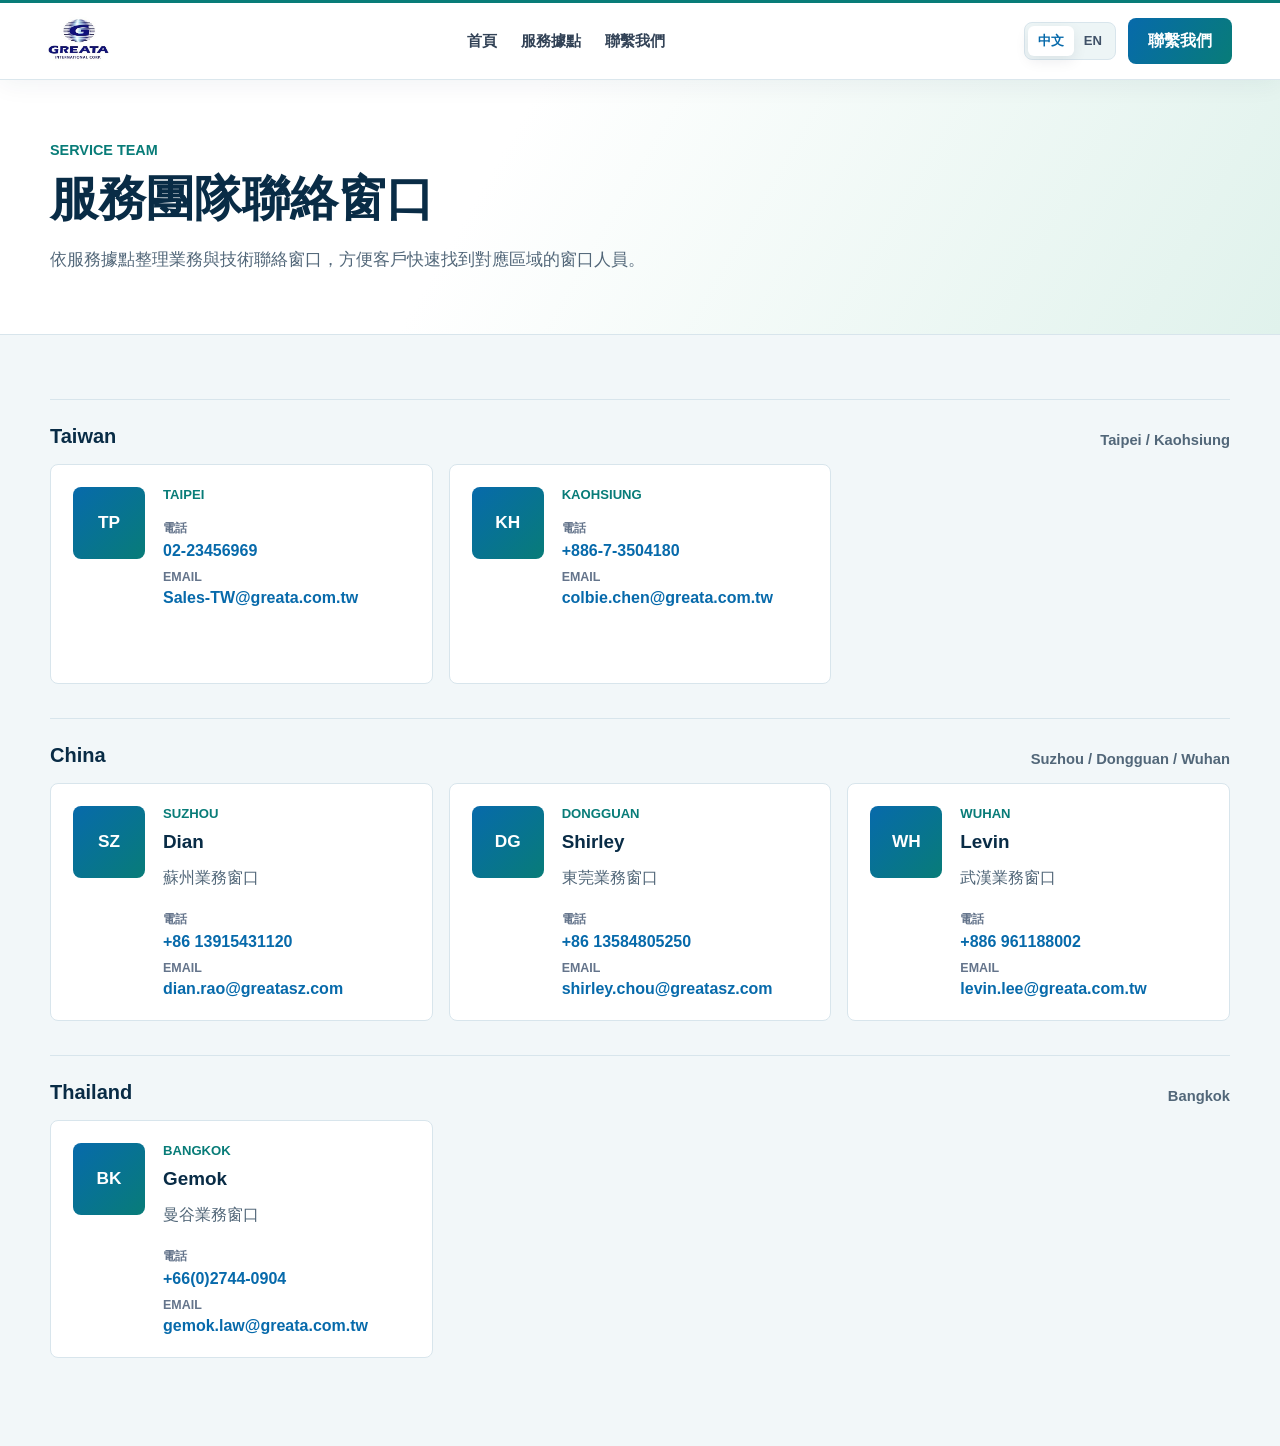
<file: service-team/index.html>
<!doctype html>
<html lang="zh-Hant">
  <head>
    <meta charset="utf-8">
    <meta name="viewport" content="width=device-width, initial-scale=1">
    <title>服務團隊聯絡窗口 | 鴻亞國際 Greata International</title>
    <meta name="description" content="鴻亞國際依台灣、中國與泰國服務據點整理業務與技術聯絡窗口。">
    <meta name="robots" content="noindex, follow">
    <link rel="icon" href="../assets/favicon.svg">
    <link rel="canonical" href="https://www.greata.com.tw/service-team/">
    <link rel="alternate" hreflang="zh-Hant" href="https://www.greata.com.tw/service-team/">
    <link rel="alternate" hreflang="en" href="https://www.greata.com.tw/en/service-team/">
    <link rel="stylesheet" href="../styles.css?v=2122d9839f25">
  </head>
  <body>
    <main class="team-page">
      <header class="site-header">
        <a class="brand" href="/" aria-label="Greata home">
          <img src="../assets/greata-logo.jpg" alt="Greata 鴻亞國際企業股份有限公司">
        </a>
        <nav aria-label="Primary navigation">
          <a href="/">首頁</a>
          <a href="/#locations">服務據點</a>
          <a href="/#contact">聯繫我們</a>
        </nav>
        <div class="header-tools">
          <div class="language-switch" aria-label="Language selection">
            <a class="is-active" href="/service-team/" aria-current="page">中文</a>
            <a href="/en/service-team/">EN</a>
          </div>
          <a class="header-action" href="/#contact">聯繫我們</a>
        </div>
      </header>

      <section class="team-page-hero" aria-labelledby="team-page-title">
        <div class="section-inner">
          <p class="section-kicker">Service Team</p>
          <h1 id="team-page-title">服務團隊聯絡窗口</h1>
          <p>依服務據點整理業務與技術聯絡窗口，方便客戶快速找到對應區域的窗口人員。</p>
        </div>
      </section>

      <section class="team-page-section">
        <div class="section-inner">
          <div class="team-directory" aria-label="Service location team contacts">
            <section class="team-group">
              <div class="team-group-heading">
                <p>Taiwan</p>
                <span>Taipei / Kaohsiung</span>
              </div>
              <div class="team-card-grid">
                <article class="team-card">
                  <div class="team-avatar" aria-hidden="true">TP</div>
                  <div class="team-card-body">
                    <span>Taipei</span>
                    <dl>
                      <div>
                        <dt>電話</dt>
                        <dd><a href="tel:0223456969">02-23456969</a></dd>
                      </div>
                      <div>
                        <dt>Email</dt>
                        <dd><a href="mailto:Sales-TW@greata.com.tw">Sales-TW@greata.com.tw</a></dd>
                      </div>
                    </dl>
                  </div>
                </article>
                <article class="team-card">
                  <div class="team-avatar" aria-hidden="true">KH</div>
                  <div class="team-card-body">
                    <span>Kaohsiung</span>
                    <dl>
                      <div>
                        <dt>電話</dt>
                        <dd><a href="tel:+88673504180">+886-7-3504180</a></dd>
                      </div>
                      <div>
                        <dt>Email</dt>
                        <dd><a href="mailto:colbie.chen@greata.com.tw">colbie.chen@greata.com.tw</a></dd>
                      </div>
                    </dl>
                  </div>
                </article>
              </div>
            </section>
            <section class="team-group">
              <div class="team-group-heading">
                <p>China</p>
                <span>Suzhou / Dongguan / Wuhan</span>
              </div>
              <div class="team-card-grid">
                <article class="team-card">
                  <div class="team-avatar" aria-hidden="true">SZ</div>
                  <div class="team-card-body">
                    <span>Suzhou</span>
                    <h3>Dian</h3>
                    <p>蘇州業務窗口</p>
                    <dl>
                      <div>
                        <dt>電話</dt>
                        <dd><a href="tel:+8613915431120">+86 13915431120</a></dd>
                      </div>
                      <div>
                        <dt>Email</dt>
                        <dd><a href="mailto:dian.rao@greatasz.com">dian.rao@greatasz.com</a></dd>
                      </div>
                    </dl>
                  </div>
                </article>
                <article class="team-card">
                  <div class="team-avatar" aria-hidden="true">DG</div>
                  <div class="team-card-body">
                    <span>Dongguan</span>
                    <h3>Shirley</h3>
                    <p>東莞業務窗口</p>
                    <dl>
                      <div>
                        <dt>電話</dt>
                        <dd><a href="tel:+8613584805250">+86 13584805250</a></dd>
                      </div>
                      <div>
                        <dt>Email</dt>
                        <dd><a href="mailto:shirley.chou@greatasz.com">shirley.chou@greatasz.com</a></dd>
                      </div>
                    </dl>
                  </div>
                </article>
                <article class="team-card">
                  <div class="team-avatar" aria-hidden="true">WH</div>
                  <div class="team-card-body">
                    <span>Wuhan</span>
                    <h3>Levin</h3>
                    <p>武漢業務窗口</p>
                    <dl>
                      <div>
                        <dt>電話</dt>
                        <dd><a href="tel:+886961188002">+886 961188002</a></dd>
                      </div>
                      <div>
                        <dt>Email</dt>
                        <dd><a href="mailto:levin.lee@greata.com.tw">levin.lee@greata.com.tw</a></dd>
                      </div>
                    </dl>
                  </div>
                </article>
              </div>
            </section>
            <section class="team-group">
              <div class="team-group-heading">
                <p>Thailand</p>
                <span>Bangkok</span>
              </div>
              <div class="team-card-grid">
                <article class="team-card">
                  <div class="team-avatar" aria-hidden="true">BK</div>
                  <div class="team-card-body">
                    <span>Bangkok</span>
                    <h3>Gemok</h3>
                    <p>曼谷業務窗口</p>
                    <dl>
                      <div>
                        <dt>電話</dt>
                        <dd><a href="tel:+66027440904">+66(0)2744-0904</a></dd>
                      </div>
                      <div>
                        <dt>Email</dt>
                        <dd><a href="mailto:gemok.law@greata.com.tw">gemok.law@greata.com.tw</a></dd>
                      </div>
                    </dl>
                  </div>
                </article>
              </div>
            </section>
          </div>
        </div>
      </section>
    </main>
  </body>
</html>
</file>
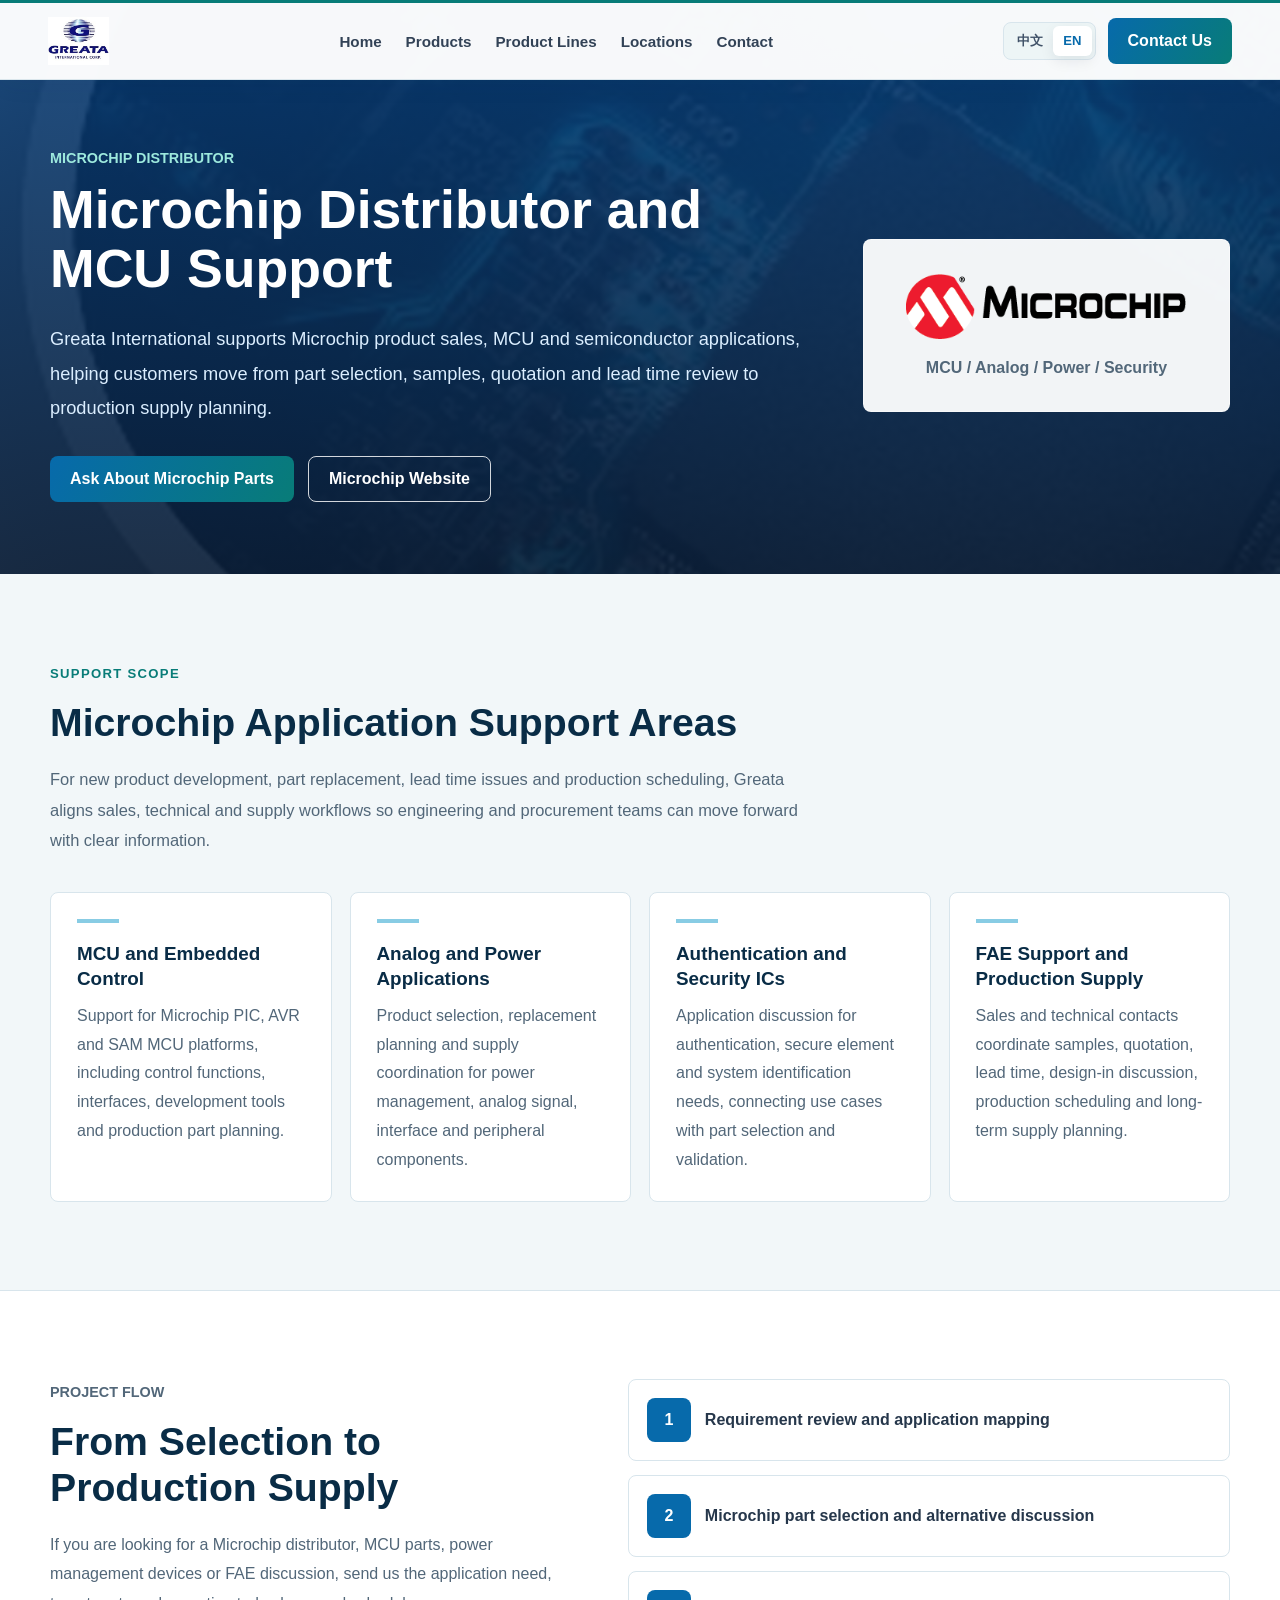
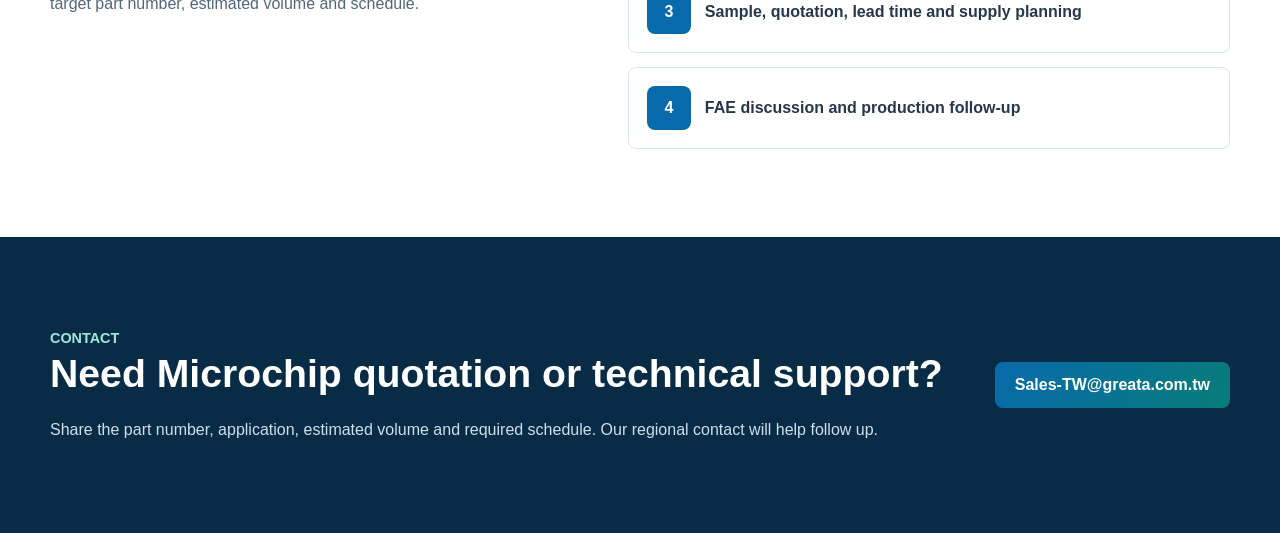
<file: en/microchip/index.html>
<!doctype html>
<html lang="en">
  <head>
    <meta charset="utf-8">
    <meta name="viewport" content="width=device-width, initial-scale=1">
    <title>Microchip Distributor｜Greata International｜MCU, Power and FAE Support</title>
    <meta name="description" content="Greata International is a Microchip distributor supporting Microchip MCU, analog, power, authentication and semiconductor applications across selection, quotation, lead time planning, FAE discussion and production supply.">
    <meta name="keywords" content="Microchip distributor, Microchip MCU, MCU distributor, Microchip Taiwan distributor, PIC MCU, AVR MCU, SAM MCU, Microchip FAE support, semiconductor distributor, Greata International">
    <meta name="robots" content="index, follow">
    <meta property="og:title" content="Microchip Distributor｜Greata International">
    <meta property="og:description" content="Microchip MCU, analog, power and semiconductor application support from selection to production supply.">
    <meta property="og:url" content="https://www.greata.com.tw/en/microchip/">
    <meta property="og:site_name" content="Greata International">
    <meta property="og:locale" content="en_US">
    <meta property="og:type" content="website">
    <link rel="icon" href="../../assets/favicon.svg">
    <link rel="canonical" href="https://www.greata.com.tw/en/microchip/">
    <link rel="alternate" hreflang="zh-Hant" href="https://www.greata.com.tw/microchip/">
    <link rel="alternate" hreflang="en" href="https://www.greata.com.tw/en/microchip/">
    <link rel="stylesheet" href="../../styles.css?v=2122d9839f25">
  </head>
  <body>
    <main class="microchip-page">
      <script type="application/ld+json">{"@context":"https://schema.org","@type":"Service","name":"Microchip distributor and MCU application support","provider":{"@type":"Organization","name":"Greata International Corp.","url":"https://www.greata.com.tw/","email":"Sales-TW@greata.com.tw","telephone":"02-23456969"},"areaServed":["Taiwan","China","Thailand"],"serviceType":["Microchip distributor","MCU application support","semiconductor application support","FAE technical support","electronic component supply"],"url":"https://www.greata.com.tw/en/microchip/"}</script>
      <header class="site-header">
        <a class="brand" href="/en/" aria-label="Greata home">
          <img src="../../assets/greata-logo.jpg" alt="Greata International Corp.">
        </a>
        <nav aria-label="Primary navigation">
          <a href="/en/">Home</a>
          <a href="/en/#capabilities">Products</a>
          <a href="/en/#product-lines">Product Lines</a>
          <a href="/en/#locations">Locations</a>
          <a href="/en/#contact">Contact</a>
        </nav>
        <div class="header-tools">
          <div class="language-switch" aria-label="Language selection">
            <a href="/microchip/">中文</a>
            <a class="is-active" href="/en/microchip/" aria-current="page">EN</a>
          </div>
          <a class="header-action" href="/en/#contact">Contact Us</a>
        </div>
      </header>

      <section class="microchip-hero" aria-labelledby="microchip-title">
        <div class="section-inner microchip-hero-grid">
          <div>
            <p class="section-kicker">Microchip Distributor</p>
            <h1 id="microchip-title">Microchip Distributor and MCU Support</h1>
            <p>Greata International supports Microchip product sales, MCU and semiconductor applications, helping customers move from part selection, samples, quotation and lead time review to production supply planning.</p>
            <div class="hero-actions" aria-label="Microchip page actions">
              <a class="primary-action" href="/en/#contact">Ask About Microchip Parts</a>
              <a class="secondary-action microchip-secondary" href="https://www.microchip.com/" target="_blank" rel="noreferrer">Microchip Website</a>
            </div>
          </div>
          <div class="microchip-logo-panel" aria-label="Microchip product line">
            <img src="../../assets/product-logo-microchip.png" alt="Microchip logo">
            <span>MCU / Analog / Power / Security</span>
          </div>
        </div>
      </section>

      <section class="microchip-section">
        <div class="section-inner">
          <div class="section-heading">
            <p class="section-kicker">Support Scope</p>
            <h2>Microchip Application Support Areas</h2>
            <p>For new product development, part replacement, lead time issues and production scheduling, Greata aligns sales, technical and supply workflows so engineering and procurement teams can move forward with clear information.</p>
          </div>
          <div class="microchip-support-grid">
            <article class="microchip-support-card"><h3>MCU and Embedded Control</h3><p>Support for Microchip PIC, AVR and SAM MCU platforms, including control functions, interfaces, development tools and production part planning.</p></article>
            <article class="microchip-support-card"><h3>Analog and Power Applications</h3><p>Product selection, replacement planning and supply coordination for power management, analog signal, interface and peripheral components.</p></article>
            <article class="microchip-support-card"><h3>Authentication and Security ICs</h3><p>Application discussion for authentication, secure element and system identification needs, connecting use cases with part selection and validation.</p></article>
            <article class="microchip-support-card"><h3>FAE Support and Production Supply</h3><p>Sales and technical contacts coordinate samples, quotation, lead time, design-in discussion, production scheduling and long-term supply planning.</p></article>
          </div>
        </div>
      </section>

      <section class="microchip-section is-white">
        <div class="section-inner microchip-process-layout">
          <div>
            <p class="section-kicker">Project Flow</p>
            <h2>From Selection to Production Supply</h2>
            <p>If you are looking for a Microchip distributor, MCU parts, power management devices or FAE discussion, send us the application need, target part number, estimated volume and schedule.</p>
          </div>
          <ol class="microchip-process-list">
            <li>Requirement review and application mapping</li>
            <li>Microchip part selection and alternative discussion</li>
            <li>Sample, quotation, lead time and supply planning</li>
            <li>FAE discussion and production follow-up</li>
          </ol>
        </div>
      </section>

      <section class="microchip-cta" id="contact">
        <div class="section-inner microchip-cta-layout">
          <div>
            <p class="section-kicker">Contact</p>
            <h2>Need Microchip quotation or technical support?</h2>
            <p>Share the part number, application, estimated volume and required schedule. Our regional contact will help follow up.</p>
          </div>
          <a class="primary-action" href="mailto:Sales-TW@greata.com.tw">Sales-TW@greata.com.tw</a>
        </div>
      </section>
    </main>
  </body>
</html>
</file>
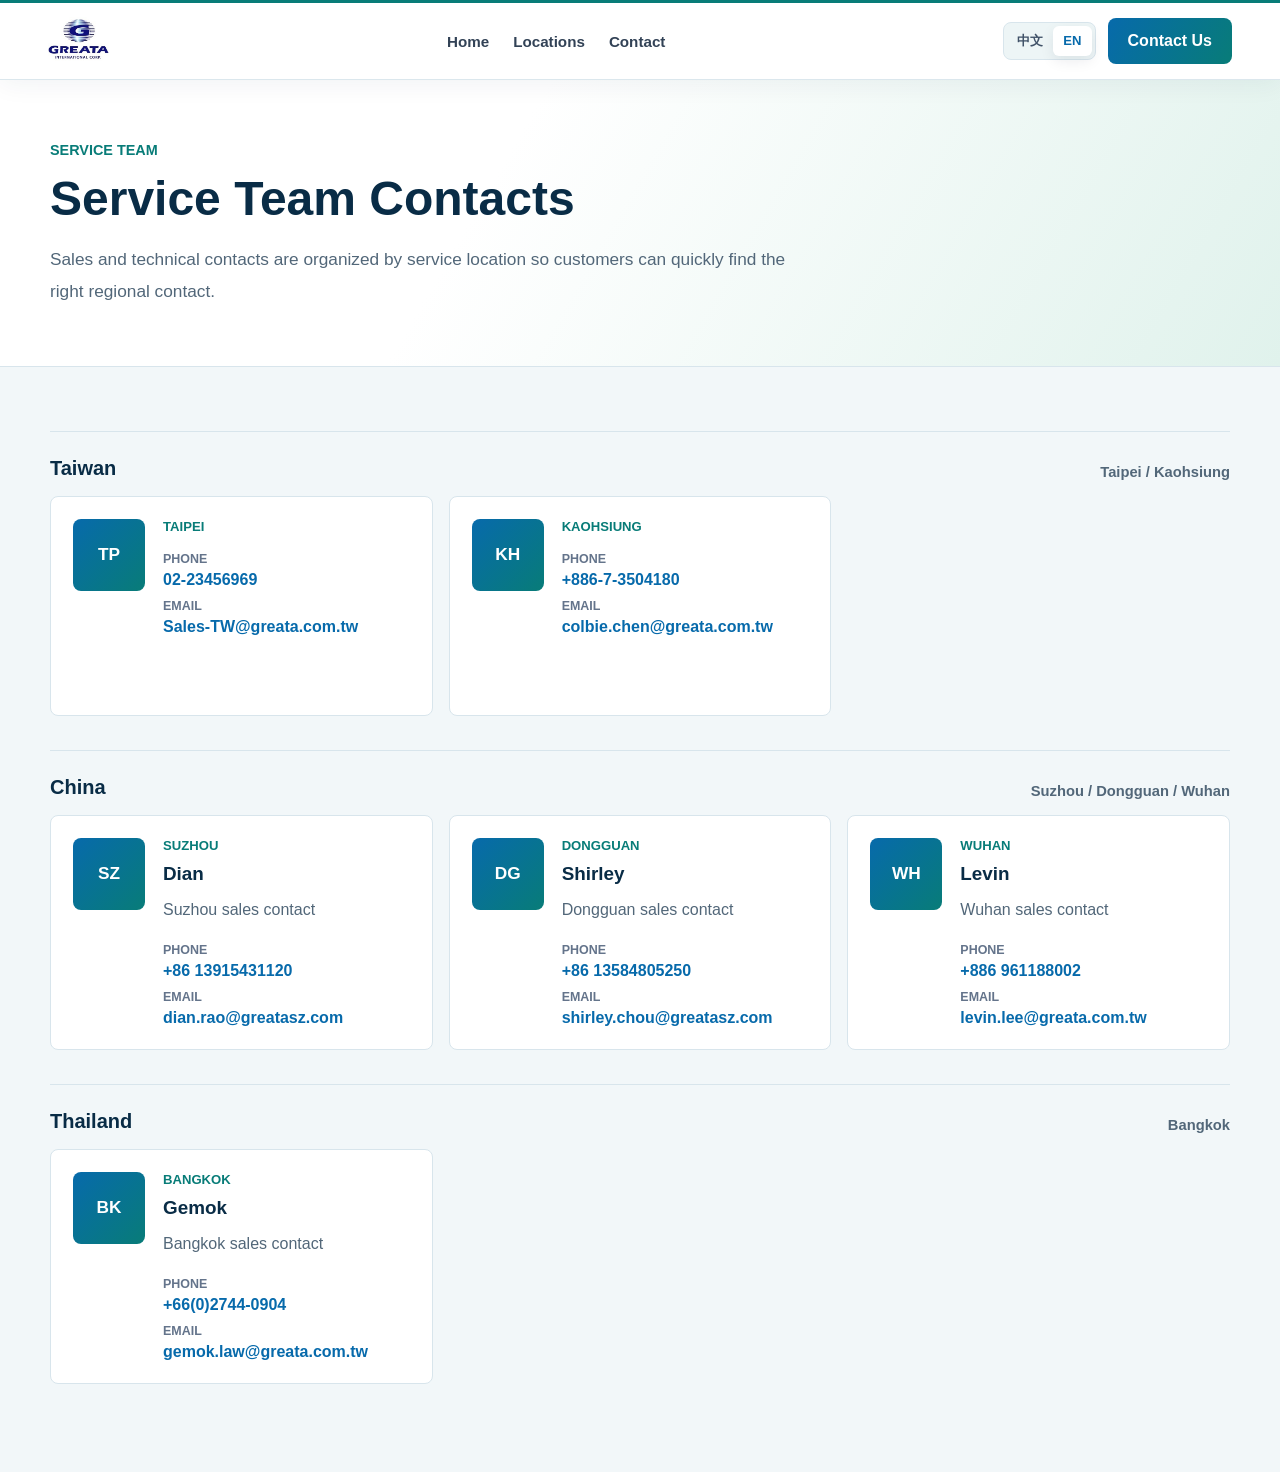
<file: en/service-team/index.html>
<!doctype html>
<html lang="en">
  <head>
    <meta charset="utf-8">
    <meta name="viewport" content="width=device-width, initial-scale=1">
    <title>Service Team Contacts | 鴻亞國際 Greata International</title>
    <meta name="description" content="Greata service team contacts organized by Taiwan, China and Thailand service locations.">
    <meta name="robots" content="noindex, follow">
    <link rel="icon" href="../../assets/favicon.svg">
    <link rel="canonical" href="https://www.greata.com.tw/en/service-team/">
    <link rel="alternate" hreflang="zh-Hant" href="https://www.greata.com.tw/service-team/">
    <link rel="alternate" hreflang="en" href="https://www.greata.com.tw/en/service-team/">
    <link rel="stylesheet" href="../../styles.css?v=2122d9839f25">
  </head>
  <body>
    <main class="team-page">
      <header class="site-header">
        <a class="brand" href="/en/" aria-label="Greata home">
          <img src="../../assets/greata-logo.jpg" alt="Greata International Corp.">
        </a>
        <nav aria-label="Primary navigation">
          <a href="/en/">Home</a>
          <a href="/en/#locations">Locations</a>
          <a href="/en/#contact">Contact</a>
        </nav>
        <div class="header-tools">
          <div class="language-switch" aria-label="Language selection">
            <a href="/service-team/">中文</a>
            <a class="is-active" href="/en/service-team/" aria-current="page">EN</a>
          </div>
          <a class="header-action" href="/en/#contact">Contact Us</a>
        </div>
      </header>

      <section class="team-page-hero" aria-labelledby="team-page-title">
        <div class="section-inner">
          <p class="section-kicker">Service Team</p>
          <h1 id="team-page-title">Service Team Contacts</h1>
          <p>Sales and technical contacts are organized by service location so customers can quickly find the right regional contact.</p>
        </div>
      </section>

      <section class="team-page-section">
        <div class="section-inner">
          <div class="team-directory" aria-label="Service location team contacts">
            <section class="team-group">
              <div class="team-group-heading">
                <p>Taiwan</p>
                <span>Taipei / Kaohsiung</span>
              </div>
              <div class="team-card-grid">
                <article class="team-card">
                  <div class="team-avatar" aria-hidden="true">TP</div>
                  <div class="team-card-body">
                    <span>Taipei</span>
                    <dl>
                      <div>
                        <dt>Phone</dt>
                        <dd><a href="tel:0223456969">02-23456969</a></dd>
                      </div>
                      <div>
                        <dt>Email</dt>
                        <dd><a href="mailto:Sales-TW@greata.com.tw">Sales-TW@greata.com.tw</a></dd>
                      </div>
                    </dl>
                  </div>
                </article>
                <article class="team-card">
                  <div class="team-avatar" aria-hidden="true">KH</div>
                  <div class="team-card-body">
                    <span>Kaohsiung</span>
                    <dl>
                      <div>
                        <dt>Phone</dt>
                        <dd><a href="tel:+88673504180">+886-7-3504180</a></dd>
                      </div>
                      <div>
                        <dt>Email</dt>
                        <dd><a href="mailto:colbie.chen@greata.com.tw">colbie.chen@greata.com.tw</a></dd>
                      </div>
                    </dl>
                  </div>
                </article>
              </div>
            </section>
            <section class="team-group">
              <div class="team-group-heading">
                <p>China</p>
                <span>Suzhou / Dongguan / Wuhan</span>
              </div>
              <div class="team-card-grid">
                <article class="team-card">
                  <div class="team-avatar" aria-hidden="true">SZ</div>
                  <div class="team-card-body">
                    <span>Suzhou</span>
                    <h3>Dian</h3>
                    <p>Suzhou sales contact</p>
                    <dl>
                      <div>
                        <dt>Phone</dt>
                        <dd><a href="tel:+8613915431120">+86 13915431120</a></dd>
                      </div>
                      <div>
                        <dt>Email</dt>
                        <dd><a href="mailto:dian.rao@greatasz.com">dian.rao@greatasz.com</a></dd>
                      </div>
                    </dl>
                  </div>
                </article>
                <article class="team-card">
                  <div class="team-avatar" aria-hidden="true">DG</div>
                  <div class="team-card-body">
                    <span>Dongguan</span>
                    <h3>Shirley</h3>
                    <p>Dongguan sales contact</p>
                    <dl>
                      <div>
                        <dt>Phone</dt>
                        <dd><a href="tel:+8613584805250">+86 13584805250</a></dd>
                      </div>
                      <div>
                        <dt>Email</dt>
                        <dd><a href="mailto:shirley.chou@greatasz.com">shirley.chou@greatasz.com</a></dd>
                      </div>
                    </dl>
                  </div>
                </article>
                <article class="team-card">
                  <div class="team-avatar" aria-hidden="true">WH</div>
                  <div class="team-card-body">
                    <span>Wuhan</span>
                    <h3>Levin</h3>
                    <p>Wuhan sales contact</p>
                    <dl>
                      <div>
                        <dt>Phone</dt>
                        <dd><a href="tel:+886961188002">+886 961188002</a></dd>
                      </div>
                      <div>
                        <dt>Email</dt>
                        <dd><a href="mailto:levin.lee@greata.com.tw">levin.lee@greata.com.tw</a></dd>
                      </div>
                    </dl>
                  </div>
                </article>
              </div>
            </section>
            <section class="team-group">
              <div class="team-group-heading">
                <p>Thailand</p>
                <span>Bangkok</span>
              </div>
              <div class="team-card-grid">
                <article class="team-card">
                  <div class="team-avatar" aria-hidden="true">BK</div>
                  <div class="team-card-body">
                    <span>Bangkok</span>
                    <h3>Gemok</h3>
                    <p>Bangkok sales contact</p>
                    <dl>
                      <div>
                        <dt>Phone</dt>
                        <dd><a href="tel:+66027440904">+66(0)2744-0904</a></dd>
                      </div>
                      <div>
                        <dt>Email</dt>
                        <dd><a href="mailto:gemok.law@greata.com.tw">gemok.law@greata.com.tw</a></dd>
                      </div>
                    </dl>
                  </div>
                </article>
              </div>
            </section>
          </div>
        </div>
      </section>
    </main>
  </body>
</html>
</file>
<file: styles.css>
:root {
  --background: #f2f7f9;
  --foreground: #1c3044;
  --brand: #076aab;
  --brand-deep: #0b426b;
  --brand-navy: #092c46;
  --teal: #087c78;
  --accent: #88cce4;
  --line: #d8e5ec;
  --muted: #526779;
  --panel: #ffffff;
}

* {
  box-sizing: border-box;
}

html {
  scroll-behavior: smooth;
  scroll-padding-top: 100px;
}

body {
  background: var(--background);
  color: var(--foreground);
  font-family: "Noto Sans TC", "Microsoft JhengHei", "PingFang TC", Arial,
    sans-serif;
  margin: 0;
}

a {
  color: inherit;
  text-decoration: none;
}

a:focus-visible {
  outline: 3px solid #1889b3;
  outline-offset: 5px;
}

img {
  display: block;
  max-width: 100%;
}

@keyframes headerDrop {
  from {
    opacity: 0;
    transform: translateY(-16px);
  }
  to {
    opacity: 1;
    transform: translateY(0);
  }
}

@keyframes fadeUp {
  from {
    opacity: 0;
    transform: translateY(22px);
  }
  to {
    opacity: 1;
    transform: translateY(0);
  }
}

@keyframes heroDrift {
  from {
    background-position: center center;
  }
  to {
    background-position: 58% center;
  }
}

.site-header {
  align-items: center;
  animation: headerDrop 0.7s ease both;
  background: rgba(255, 255, 255, 0.97);
  border-bottom: 1px solid rgba(216, 229, 236, 0.9);
  border-top: 3px solid var(--teal);
  box-shadow: 0 4px 24px rgba(9, 44, 70, 0.06);
  display: grid;
  gap: 24px;
  grid-template-columns: auto 1fr auto;
  left: 0;
  padding: 14px 48px;
  position: fixed;
  right: 0;
  top: 0;
  z-index: 20;
}

.brand img {
  height: 48px;
  width: auto;
}

.site-header nav {
  align-items: center;
  display: flex;
  gap: 24px;
  justify-content: center;
}

.site-header nav > a {
  background: transparent;
  border: 0;
  color: #324256;
  cursor: pointer;
  font-family: inherit;
  font-size: 0.95rem;
  font-weight: 700;
  padding: 0;
  position: relative;
}

.site-header nav > a::after {
  background: linear-gradient(90deg, var(--brand), var(--teal));
  bottom: -7px;
  content: "";
  height: 2px;
  left: 0;
  position: absolute;
  transform: scaleX(0);
  transform-origin: left;
  transition: transform 0.25s ease;
  width: 100%;
}

.site-header nav > a:hover::after {
  transform: scaleX(1);
}

.header-tools {
  align-items: center;
  display: inline-flex;
  gap: 12px;
  justify-content: flex-end;
}

.language-switch {
  align-items: center;
  background: #edf5f6;
  border: 1px solid var(--line);
  border-radius: 8px;
  display: inline-flex;
  padding: 3px;
}

.language-switch a {
  border-radius: 6px;
  color: #405268;
  font-size: 0.82rem;
  font-weight: 900;
  line-height: 1;
  padding: 8px 10px;
}

.language-switch a.is-active {
  background: #ffffff;
  color: var(--brand);
  box-shadow: 0 5px 14px rgba(11, 31, 57, 0.08);
}

.header-action,
.primary-action,
.secondary-action {
  align-items: center;
  border-radius: 8px;
  display: inline-flex;
  font-weight: 800;
  justify-content: center;
  min-height: 46px;
  padding: 0 20px;
  transition:
    background 0.25s ease,
    border-color 0.25s ease,
    box-shadow 0.25s ease,
    transform 0.25s ease;
}

.header-action:hover,
.primary-action:hover,
.secondary-action:hover {
  box-shadow: 0 14px 30px rgba(8, 61, 119, 0.22);
  transform: translateY(-2px);
}

.header-action,
.primary-action {
  background: linear-gradient(120deg, var(--brand), var(--teal));
  color: #ffffff;
}

.hero .primary-action {
  background: var(--accent);
  box-shadow: 0 8px 24px rgba(0, 0, 0, 0.12);
  color: var(--brand-navy);
}

.hero .primary-action::after {
  content: "→";
  margin-left: 18px;
}

.secondary-action {
  border: 1px solid rgba(255, 255, 255, 0.7);
  color: #ffffff;
}

.secondary-action.light {
  border-color: rgba(255, 255, 255, 0.8);
}

.hero {
  animation: heroDrift 18s ease-in-out infinite alternate;
  background: var(--brand-navy) url("assets/semiconductor-board.jpg") center / cover
    no-repeat;
  color: #ffffff;
  min-height: 760px;
  overflow: hidden;
  padding: 170px 48px 64px;
  position: relative;
}

.hero-overlay {
  background:
    radial-gradient(ellipse at 93% 22%, rgba(20, 179, 164, 0.3), transparent 52%),
    linear-gradient(105deg, rgba(5, 29, 49, 0.97) 12%, rgba(7, 47, 69, 0.85) 53%, rgba(4, 45, 65, 0.44));
  inset: 0;
  position: absolute;
}

.hero::before {
  border: 1px solid rgba(132, 224, 213, 0.18);
  border-radius: 50%;
  box-shadow: 0 0 0 72px rgba(111, 221, 209, 0.035), 0 0 0 144px rgba(111, 221, 209, 0.025);
  content: "";
  height: 420px;
  pointer-events: none;
  position: absolute;
  right: -100px;
  top: 140px;
  width: 420px;
}

.hero::after {
  background: linear-gradient(90deg, var(--accent) 0 18%, #22b3a5 18% 55%, #168ac2 55%);
  bottom: 0;
  content: "";
  height: 5px;
  left: 0;
  position: absolute;
  right: 0;
}

.hero-content,
.metric-strip,
.section-inner {
  margin: 0 auto;
  max-width: 1180px;
  position: relative;
  z-index: 1;
}

.hero-content {
  max-width: 1180px;
}

.hero-content h1 {
  max-width: 850px;
}

.hero-content h1:not(.hero-title-nowrap) {
  font-size: clamp(2.25rem, 4.6vw, 4.2rem);
  line-height: 1.08;
}

.hero-content h1 span {
  font-size: clamp(1.2rem, 1.8vw, 1.65rem);
  line-height: 1.4;
  max-width: 700px;
}

.hero-content .hero-copy {
  max-width: 700px;
}

.hero-content > * {
  animation: fadeUp 0.78s ease both;
}

.hero-content > :nth-child(1) {
  animation-delay: 0.12s;
}

.hero-content > :nth-child(2) {
  animation-delay: 0.24s;
}

.hero-content > :nth-child(3) {
  animation-delay: 0.36s;
}

.hero-content > :nth-child(4) {
  animation-delay: 0.48s;
}

.eyebrow,
.section-kicker {
  color: var(--teal);
  font-size: 0.9rem;
  font-weight: 900;
  margin: 0 0 14px;
  text-transform: uppercase;
}

.hero .eyebrow {
  align-items: center;
  color: #9de9dd;
  display: flex;
  gap: 12px;
  letter-spacing: 0.06em;
}

.hero .eyebrow::before {
  background: var(--accent);
  content: "";
  flex: 0 0 28px;
  height: 2px;
}

h1,
h2,
h3,
p {
  margin-top: 0;
}

h1 {
  font-size: 4.8rem;
  line-height: 1.02;
  margin-bottom: 24px;
}

h1 span {
  color: #b6e3ff;
  display: block;
  font-size: 2.3rem;
  margin-top: 12px;
}

.hero-title-nowrap {
  font-size: 3.45rem;
  white-space: nowrap;
}

h2 {
  color: var(--brand-navy);
  font-size: 2.45rem;
  line-height: 1.18;
  margin-bottom: 18px;
}

h3 {
  color: var(--brand-navy);
  font-size: 1.18rem;
  line-height: 1.35;
  margin-bottom: 10px;
}

.hero-copy {
  color: #dbeeff;
  font-size: 1.22rem;
  line-height: 1.9;
  margin-bottom: 34px;
}

.hero-actions,
.contact-panel {
  display: flex;
  flex-wrap: wrap;
  gap: 14px;
}

.metric-strip {
  display: grid;
  gap: 16px;
  grid-template-columns: repeat(4, minmax(0, 1fr));
  margin-top: 64px;
}

.metric-strip div {
  animation: fadeUp 0.78s ease both;
  background: rgba(8, 48, 68, 0.65);
  border: 1px solid rgba(181, 224, 229, 0.22);
  border-top: 3px solid #5bd4c3;
  border-radius: 8px;
  padding: 20px;
  transition:
    background 0.25s ease,
    transform 0.25s ease;
}

.metric-strip div:nth-child(1) {
  animation-delay: 0.58s;
}

.metric-strip div:nth-child(2) {
  animation-delay: 0.68s;
  border-top-color: var(--accent);
}

.metric-strip div:nth-child(3) {
  animation-delay: 0.78s;
  border-top-color: #71bfee;
}

.metric-strip div:nth-child(4) {
  animation-delay: 0.88s;
  border-top-color: #8bd5dc;
}

.metric-strip div:hover {
  background: rgba(255, 255, 255, 0.2);
  transform: translateY(-4px);
}

.metric-strip dt {
  color: #b6f1e6;
  font-size: 2.4rem;
  font-weight: 900;
}

.metric-strip div:nth-child(2) dt {
  color: #b8e6fa;
}

.metric-strip div:nth-child(3) dt {
  color: #b5e1ff;
}

.metric-strip div:nth-child(4) dt {
  color: #c0ecf1;
}

.metric-strip dd {
  color: #c8d9e9;
  margin: 4px 0 0;
}

section {
  padding: 88px 48px;
}

.intro-band {
  background: linear-gradient(110deg, #ffffff 60%, #eaf6f3);
  border-bottom: 1px solid var(--line);
}

.two-column {
  display: grid;
  gap: 56px;
  grid-template-columns: minmax(0, 0.88fr) minmax(0, 1.12fr);
}

.intro-copy {
  border-left: 3px solid var(--accent);
  color: #3d4b5e;
  font-size: 1.08rem;
  line-height: 2;
  padding-left: 28px;
}

.section-heading {
  margin-bottom: 36px;
  max-width: 760px;
}

.section-heading p {
  color: var(--muted);
  font-size: 1.03rem;
  line-height: 1.85;
}

.section-heading .section-kicker {
  color: var(--teal);
  font-size: 0.82rem;
  letter-spacing: 0.1em;
}

.section-heading.compact {
  margin-bottom: 24px;
}

.capability-section {
  background:
    radial-gradient(ellipse at 0% 0%, #dcefeb, transparent 55%),
    linear-gradient(130deg, #edf5f7, #f5f8fc);
}

.capability-grid {
  counter-reset: service;
  display: grid;
  gap: 18px;
  grid-template-columns: repeat(3, minmax(0, 1fr));
}

.capability-card,
.advantage-grid article,
.location-card {
  background: var(--panel);
  border: 1px solid var(--line);
  border-radius: 8px;
}

.capability-card {
  --card-accent: #086b96;
  --card-tint: #e4f2fa;
  background: linear-gradient(145deg, #ffffff 45%, var(--card-tint));
  border-top: 3px solid var(--card-accent);
  box-shadow: 0 8px 24px rgba(16, 61, 83, 0.035);
  counter-increment: service;
  min-height: 190px;
  padding: 28px;
  position: relative;
  transition:
    border-color 0.25s ease,
    box-shadow 0.25s ease,
    transform 0.25s ease;
}

.capability-card:nth-child(2) {
  --card-accent: #087b73;
  --card-tint: #e5f5f2;
}

.capability-card:nth-child(3) {
  --card-accent: #276fa1;
  --card-tint: #e7f1fc;
}

.capability-card:nth-child(4) {
  --card-accent: #3e688b;
  --card-tint: #eaf0f8;
}

.capability-card:nth-child(5) {
  --card-accent: #317e91;
  --card-tint: #e8f5f8;
}

.capability-card:nth-child(6) {
  --card-accent: #326b80;
  --card-tint: #e9f2f7;
}

.capability-card::after {
  color: var(--card-accent);
  content: counter(service, decimal-leading-zero);
  font-size: 0.85rem;
  font-weight: 800;
  letter-spacing: 0.08em;
  position: absolute;
  right: 28px;
  top: 27px;
}

.capability-card:hover,
.advantage-grid article:hover,
.location-card:hover {
  border-color: rgba(8, 118, 189, 0.34);
  box-shadow: 0 18px 38px rgba(11, 31, 57, 0.08);
  transform: translateY(-5px);
}

.capability-card::before,
.advantage-grid article::before {
  background: var(--teal);
  content: "";
  display: block;
  height: 4px;
  margin-bottom: 18px;
  width: 42px;
}

.capability-card::before {
  background: var(--card-accent);
  border-radius: 2px;
  margin-bottom: 24px;
  width: 34px;
}

.capability-card p,
.product-line-card p,
.microchip-support-card p,
.team-card p,
.advantage-grid p,
.location-card p,
.contact-section p {
  color: var(--muted);
  line-height: 1.8;
  margin-bottom: 0;
}

.product-lines-section {
  background:
    radial-gradient(ellipse at 100% 0%, rgba(19, 145, 137, 0.2), transparent 55%),
    #092c46;
  border-top: 1px solid #16425a;
}

.product-lines-section .section-heading h2 {
  color: #ffffff;
}

.product-lines-section .section-heading p {
  color: #c0d4e0;
}

.product-lines-section .section-heading .section-kicker {
  color: #90dfd0;
}

.product-line-grid {
  display: grid;
  gap: 18px;
  grid-template-columns: repeat(4, minmax(0, 1fr));
}

.product-line-card {
  background: #f8fcfd;
  border: 1px solid #dce9ef;
  border-top: 4px solid #4bbdab;
  border-radius: 8px;
  display: flex;
  flex-direction: column;
  min-height: 300px;
  padding: 26px;
  transition:
    border-color 0.25s ease,
    box-shadow 0.25s ease,
    transform 0.25s ease;
}

.product-line-card:nth-child(2) {
  border-top-color: var(--accent);
}

.product-line-card:nth-child(3) {
  border-top-color: #78b7e6;
}

.product-line-card:nth-child(4) {
  border-top-color: #8fc5cc;
}

.product-line-card:hover {
  border-color: rgba(8, 118, 189, 0.34);
  box-shadow: 0 18px 38px rgba(11, 31, 57, 0.08);
  transform: translateY(-5px);
}

.product-line-logo {
  align-items: center;
  background: #ffffff;
  border: 1px solid var(--line);
  border-radius: 8px;
  display: flex;
  height: 78px;
  justify-content: center;
  margin-bottom: 18px;
  padding: 14px 18px;
}

.product-line-logo.is-dark {
  background: #12243b;
  border-color: rgba(18, 36, 59, 0.38);
}

.product-line-logo img {
  max-height: 48px;
  object-fit: contain;
  width: min(100%, 220px);
}

.product-line-card span {
  color: var(--teal);
  display: block;
  font-size: 0.78rem;
  font-weight: 900;
  letter-spacing: 0;
  line-height: 1.45;
  margin-bottom: 16px;
  text-transform: uppercase;
}

.product-line-card a {
  align-items: center;
  color: var(--brand);
  display: inline-flex;
  font-weight: 900;
  margin-top: auto;
  padding-top: 22px;
}

.product-line-card a::after {
  content: "→";
  margin-left: 8px;
  transition: transform 0.2s ease;
}

.product-line-card a:hover::after,
.product-line-card a:focus::after {
  transform: translateX(4px);
}

.microchip-page {
  min-height: 100vh;
}

.microchip-hero {
  background:
    linear-gradient(rgba(8, 61, 119, 0.9), rgba(11, 31, 57, 0.92)),
    url("assets/semiconductor-board.jpg") center / cover no-repeat;
  color: #ffffff;
  padding: 150px 48px 72px;
}

.microchip-hero-grid {
  align-items: center;
  display: grid;
  gap: 48px;
  grid-template-columns: minmax(0, 1fr) minmax(300px, 0.48fr);
}

.microchip-hero h1 {
  color: #ffffff;
  font-size: 3.35rem;
  line-height: 1.1;
}

.microchip-hero p:not(.section-kicker) {
  color: #dbeeff;
  font-size: 1.14rem;
  line-height: 1.9;
  margin-bottom: 30px;
}

.microchip-secondary {
  border-color: rgba(255, 255, 255, 0.82);
}

.microchip-logo-panel {
  background: rgba(255, 255, 255, 0.95);
  border: 1px solid rgba(255, 255, 255, 0.42);
  border-radius: 8px;
  color: var(--brand-navy);
  display: grid;
  gap: 20px;
  justify-items: center;
  padding: 34px;
}

.microchip-logo-panel img {
  max-height: 76px;
  object-fit: contain;
  width: min(100%, 280px);
}

.microchip-logo-panel span {
  color: var(--muted);
  font-weight: 900;
  text-align: center;
}

.microchip-section {
  background: var(--background);
}

.microchip-section.is-white {
  background: #ffffff;
  border-top: 1px solid var(--line);
}

.microchip-support-grid {
  display: grid;
  gap: 18px;
  grid-template-columns: repeat(4, minmax(0, 1fr));
}

.microchip-support-card {
  background: var(--panel);
  border: 1px solid var(--line);
  border-radius: 8px;
  min-height: 260px;
  padding: 26px;
  transition:
    border-color 0.25s ease,
    box-shadow 0.25s ease,
    transform 0.25s ease;
}

.microchip-support-card:hover {
  border-color: rgba(8, 118, 189, 0.34);
  box-shadow: 0 18px 38px rgba(11, 31, 57, 0.08);
  transform: translateY(-5px);
}

.microchip-support-card::before {
  background: var(--accent);
  content: "";
  display: block;
  height: 4px;
  margin-bottom: 18px;
  width: 42px;
}

.microchip-process-layout {
  align-items: start;
  display: grid;
  gap: 48px;
  grid-template-columns: minmax(0, 0.88fr) minmax(320px, 1fr);
}

.microchip-process-layout p {
  color: var(--muted);
  line-height: 1.85;
}

.microchip-process-list {
  counter-reset: flow;
  display: grid;
  gap: 14px;
  list-style: none;
  margin: 0;
  padding: 0;
}

.microchip-process-list li {
  align-items: center;
  background: var(--panel);
  border: 1px solid var(--line);
  border-radius: 8px;
  color: #26374b;
  display: grid;
  font-weight: 900;
  gap: 14px;
  grid-template-columns: 44px minmax(0, 1fr);
  padding: 18px;
}

.microchip-process-list li::before {
  align-items: center;
  background: var(--brand);
  border-radius: 8px;
  color: #ffffff;
  content: counter(flow);
  counter-increment: flow;
  display: flex;
  font-weight: 900;
  height: 44px;
  justify-content: center;
  width: 44px;
}

.microchip-cta {
  background: var(--brand-navy);
  color: #ffffff;
}

.microchip-cta h2 {
  color: #ffffff;
}

.microchip-cta p {
  color: #cfdfed;
  line-height: 1.85;
  margin-bottom: 0;
}

.microchip-cta-layout {
  align-items: center;
  display: grid;
  gap: 36px;
  grid-template-columns: minmax(0, 1fr) auto;
}

.proof-section {
  background: linear-gradient(125deg, #f2f8fc, #ffffff 68%);
}

.proof-grid {
  align-items: center;
  display: grid;
  gap: 54px;
  grid-template-columns: minmax(280px, 0.85fr) minmax(0, 1.15fr);
}

.image-panel {
  border-bottom: 5px solid var(--accent);
  border-radius: 8px;
  box-shadow: 0 18px 36px rgba(9, 44, 70, 0.1);
  overflow: hidden;
}

.image-panel img {
  height: 520px;
  object-fit: cover;
  transition: transform 0.8s ease;
  width: 100%;
}

.image-panel:hover img {
  transform: scale(1.035);
}

.advantage-grid {
  display: grid;
  gap: 14px;
  grid-template-columns: repeat(2, minmax(0, 1fr));
}

.advantage-grid article {
  background: #ffffff;
  padding: 22px;
  transition:
    border-color 0.25s ease,
    box-shadow 0.25s ease,
    transform 0.25s ease;
}

.advantage-grid article:nth-child(2)::before,
.advantage-grid article:nth-child(3)::before {
  background: #2b85a2;
}

.locations-section {
  background: linear-gradient(125deg, #edf7f6, #edf4fa);
}

.location-layout {
  align-items: center;
  display: grid;
  gap: 28px;
  grid-template-columns: minmax(380px, 1.05fr) minmax(0, 0.95fr);
}

.map-visual {
  aspect-ratio: 1 / 1;
  background: #ffffff;
  border: 1px solid var(--line);
  border-radius: 8px;
  box-shadow: 0 14px 40px rgba(9, 68, 83, 0.08);
  overflow: hidden;
  position: relative;
}

.map-visual img {
  height: 100%;
  object-fit: cover;
  width: 100%;
}

.map-visual::after {
  background: linear-gradient(
    180deg,
    rgba(255, 255, 255, 0.08),
    rgba(8, 61, 119, 0.08)
  );
  content: "";
  inset: 0;
  pointer-events: none;
  position: absolute;
}

.location-list {
  display: grid;
  gap: 16px;
}

.location-card {
  border-left: 4px solid var(--teal);
  padding: 24px;
  transition:
    border-color 0.25s ease,
    box-shadow 0.25s ease,
    transform 0.25s ease;
}

.location-card:nth-child(2) {
  border-left-color: var(--brand);
}

.location-card:nth-child(3) {
  border-left-color: #3f86a7;
}

.location-card strong {
  color: var(--brand);
  display: block;
  margin-bottom: 10px;
}

.location-card a {
  color: var(--teal);
  display: inline-flex;
  font-weight: 900;
  margin-top: 14px;
}

.location-actions {
  display: flex;
  flex-wrap: wrap;
  gap: 14px;
  margin-top: 28px;
}

.team-directory {
  display: grid;
  gap: 34px;
  margin-top: 44px;
}

.team-group {
  padding: 0;
}

.team-group-heading {
  align-items: end;
  border-top: 1px solid var(--line);
  display: flex;
  gap: 14px;
  justify-content: space-between;
  margin-bottom: 16px;
  padding-top: 24px;
}

.team-group-heading p {
  color: var(--brand-navy);
  font-size: 1.25rem;
  font-weight: 900;
  line-height: 1.2;
  margin: 0;
}

.team-group-heading span {
  color: var(--muted);
  font-size: 0.92rem;
  font-weight: 800;
}

.team-card-grid {
  display: grid;
  gap: 16px;
  grid-template-columns: repeat(3, minmax(0, 1fr));
}

.team-card {
  background: var(--panel);
  border: 1px solid var(--line);
  border-radius: 8px;
  display: grid;
  gap: 18px;
  grid-template-columns: 72px minmax(0, 1fr);
  min-height: 220px;
  padding: 22px;
  transition:
    border-color 0.25s ease,
    box-shadow 0.25s ease,
    transform 0.25s ease;
}

.team-card:hover {
  border-color: rgba(8, 118, 189, 0.34);
  box-shadow: 0 18px 38px rgba(11, 31, 57, 0.08);
  transform: translateY(-5px);
}

.team-avatar {
  align-items: center;
  background: linear-gradient(135deg, var(--brand), var(--teal));
  border-radius: 8px;
  color: #ffffff;
  display: flex;
  font-size: 1.08rem;
  font-weight: 900;
  height: 72px;
  justify-content: center;
  letter-spacing: 0;
  width: 72px;
}

.team-card-body {
  min-width: 0;
}

.team-card-body > span {
  color: var(--teal);
  display: block;
  font-size: 0.82rem;
  font-weight: 900;
  margin-bottom: 8px;
  text-transform: uppercase;
}

.team-card-body dl {
  display: grid;
  gap: 10px;
  margin: 18px 0 0;
}

.team-card-body dl div {
  display: grid;
  gap: 5px;
}

.team-card-body dt {
  color: #64748b;
  font-size: 0.78rem;
  font-weight: 900;
  text-transform: uppercase;
}

.team-card-body dd {
  color: #223449;
  font-weight: 900;
  margin: 0;
  overflow-wrap: anywhere;
}

.team-card-body a {
  color: var(--brand);
}

.team-page {
  min-height: 100vh;
}

.team-page-hero {
  background: linear-gradient(120deg, #ffffff 40%, #e0f2ec);
  border-bottom: 1px solid var(--line);
  padding: 142px 48px 58px;
}

.team-page-hero h1 {
  color: var(--brand-navy);
  font-size: 3rem;
  line-height: 1.12;
  margin-bottom: 18px;
}

.team-page-hero p:not(.section-kicker) {
  color: var(--muted);
  font-size: 1.08rem;
  line-height: 1.85;
  margin-bottom: 0;
  max-width: 760px;
}

.team-page-section {
  background: var(--background);
  padding-top: 64px;
}

.team-page-section .team-directory {
  margin-top: 0;
}

.contact-section {
  background:
    radial-gradient(ellipse at 0% 100%, rgba(41, 156, 144, 0.35), transparent 65%),
    linear-gradient(110deg, #092c46, #064c57);
  color: #ffffff;
}

.contact-section h2 {
  color: #ffffff;
}

.contact-section .section-kicker,
.microchip-hero .section-kicker,
.microchip-cta .section-kicker {
  color: #9de9dd;
}

.contact-layout {
  align-items: center;
  display: grid;
  gap: 48px;
  grid-template-columns: minmax(0, 0.65fr) minmax(360px, 1fr);
}

.contact-panel {
  background: #f0f9f7;
  border: 1px solid #cfe6df;
  border-left: 4px solid var(--accent);
  border-radius: 8px;
  color: #0b1f39;
  display: grid;
  font-style: normal;
  gap: 18px;
  padding: 30px;
  transition:
    background 0.25s ease,
    box-shadow 0.25s ease,
    transform 0.25s ease;
}

.contact-panel:hover {
  box-shadow: 0 18px 38px rgba(0, 0, 0, 0.18);
  transform: translateY(-4px);
}

.contact-row {
  align-items: center;
  color: #0b1f39;
  display: grid;
  gap: 12px;
  grid-template-columns: 36px 1fr;
  line-height: 1.45;
}

.contact-icon {
  align-items: center;
  color: var(--teal);
  display: inline-flex;
  font-size: 1.4rem;
  font-weight: 900;
  height: 30px;
  justify-content: center;
  width: 30px;
}

.icon-address::before {
  content: "⌂";
}

.icon-phone::before {
  content: "☎";
}

.icon-mail::before {
  content: "✉";
}

.contact-value {
  font-size: 1.08rem;
  font-weight: 900;
}

.contact-value {
  color: #08213a;
  overflow-wrap: anywhere;
}

@supports (animation-timeline: view()) {
  .intro-band .section-inner,
  .capability-section .section-heading,
  .capability-card,
  .product-line-card,
  .microchip-support-card,
  .team-card,
  .proof-grid,
  .locations-section .section-heading,
  .location-layout,
  .contact-layout {
    animation: fadeUp both;
    animation-range: entry 10% cover 30%;
    animation-timeline: view();
  }
}

@media (prefers-reduced-motion: reduce) {
  *,
  *::before,
  *::after {
    animation-duration: 0.001ms !important;
    animation-iteration-count: 1 !important;
    scroll-behavior: auto !important;
    transition-duration: 0.001ms !important;
  }
}

@media (max-width: 980px) {
  .site-header {
    grid-template-columns: auto auto;
    gap: 14px;
    padding: 12px 22px;
  }

  .site-header nav {
    display: none;
  }

  .hero {
    min-height: 700px;
    padding: 128px 22px 48px;
  }

  .team-page-hero {
    padding: 120px 22px 48px;
  }

  h1 {
    font-size: 3.1rem;
  }

  .hero-title-nowrap {
    font-size: 2.35rem;
  }

  h1 span {
    font-size: 1.55rem;
  }

  h2 {
    font-size: 2rem;
  }

  section {
    padding: 64px 22px;
  }

  .metric-strip,
  .capability-grid,
  .product-line-grid,
  .microchip-support-grid,
  .microchip-hero-grid,
  .microchip-process-layout,
  .microchip-cta-layout,
  .team-card-grid,
  .two-column,
  .proof-grid,
  .location-layout,
  .contact-layout {
    grid-template-columns: 1fr;
  }

  .metric-strip {
    margin-top: 54px;
  }

  .microchip-hero {
    padding: 128px 22px 54px;
  }

  .microchip-hero h1 {
    font-size: 2.6rem;
  }

  .image-panel img {
    height: auto;
    min-height: 360px;
  }

  .map-visual {
    min-height: 0;
  }

}

@media (max-width: 620px) {
  .brand img {
    height: 40px;
  }

  .header-action,
  .primary-action,
  .secondary-action {
    min-height: 42px;
    padding: 0 14px;
  }

  .header-tools {
    gap: 8px;
  }

  .language-switch a {
    font-size: 0.76rem;
    padding: 7px 8px;
  }

  .hero {
    min-height: 660px;
  }

  .team-page-hero h1 {
    font-size: 2.25rem;
  }

  h1 {
    font-size: 2.45rem;
  }

  .hero-title-nowrap {
    font-size: 1.65rem;
  }

  h1 span {
    font-size: 1.22rem;
  }

  .hero-copy {
    font-size: 1.05rem;
  }

  .advantage-grid {
    grid-template-columns: 1fr;
  }

  .metric-strip {
    gap: 12px;
    grid-template-columns: repeat(2, minmax(0, 1fr));
  }

  .metric-strip div {
    padding: 16px;
  }

  .metric-strip dt {
    font-size: 2rem;
  }

  .metric-strip dd {
    font-size: 0.82rem;
    line-height: 1.5;
  }

  .capability-card {
    min-height: auto;
  }

  .product-line-card {
    min-height: auto;
  }

  .microchip-support-card {
    min-height: auto;
  }

  .microchip-hero h1 {
    font-size: 2.2rem;
  }

  .microchip-cta-layout {
    align-items: start;
  }

  .team-group-heading {
    align-items: flex-start;
    flex-direction: column;
  }

  .team-card {
    grid-template-columns: 58px minmax(0, 1fr);
    min-height: auto;
    padding: 18px;
  }

  .team-avatar {
    font-size: 0.95rem;
    height: 58px;
    width: 58px;
  }

  .contact-panel {
    padding: 22px;
  }

  .contact-row {
    align-items: center;
    gap: 8px 10px;
    grid-template-columns: 28px 1fr;
  }

  .contact-value {
    font-size: 1rem;
  }
}

@media (min-width: 621px) and (max-width: 980px) {
  .metric-strip,
  .capability-grid,
  .product-line-grid,
  .team-card-grid {
    grid-template-columns: repeat(2, minmax(0, 1fr));
  }
}

@media (max-width: 360px) {
  .hero-title-nowrap {
    font-size: 1.4rem;
  }
}
</file>
